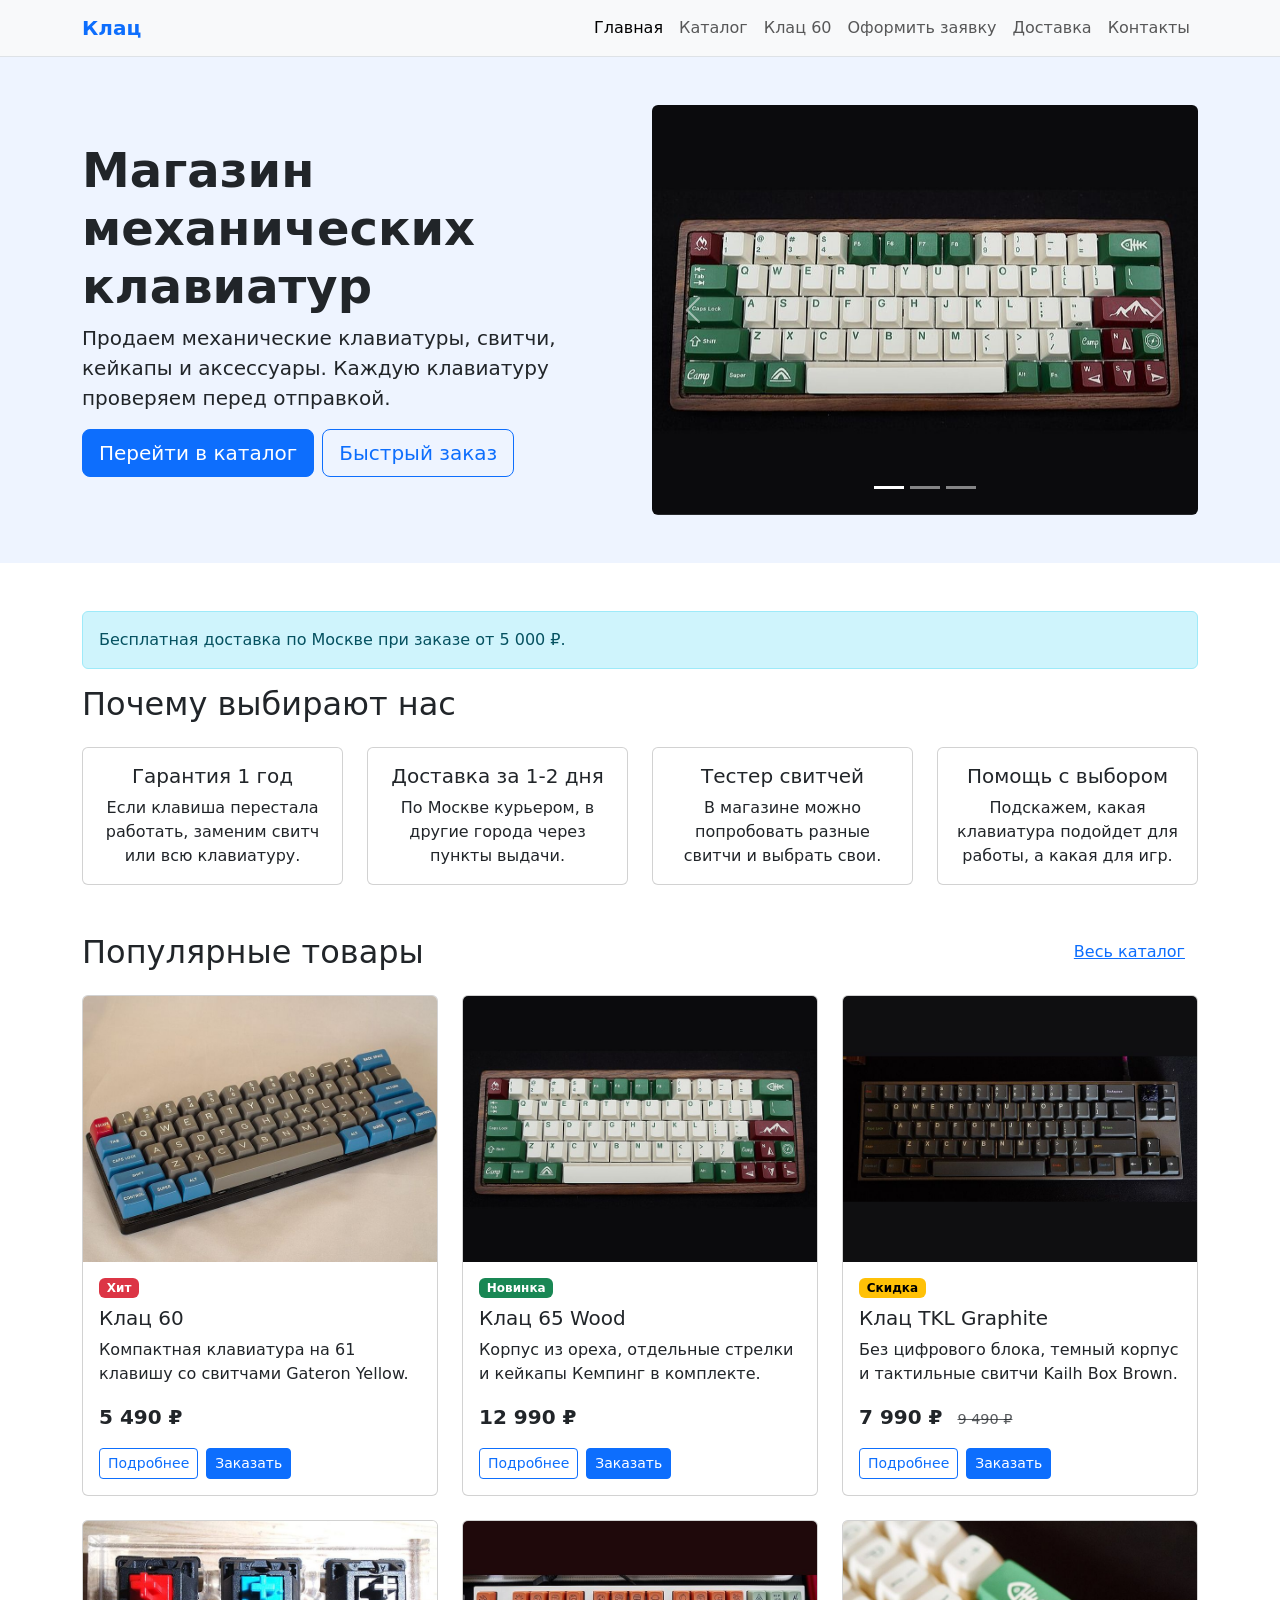
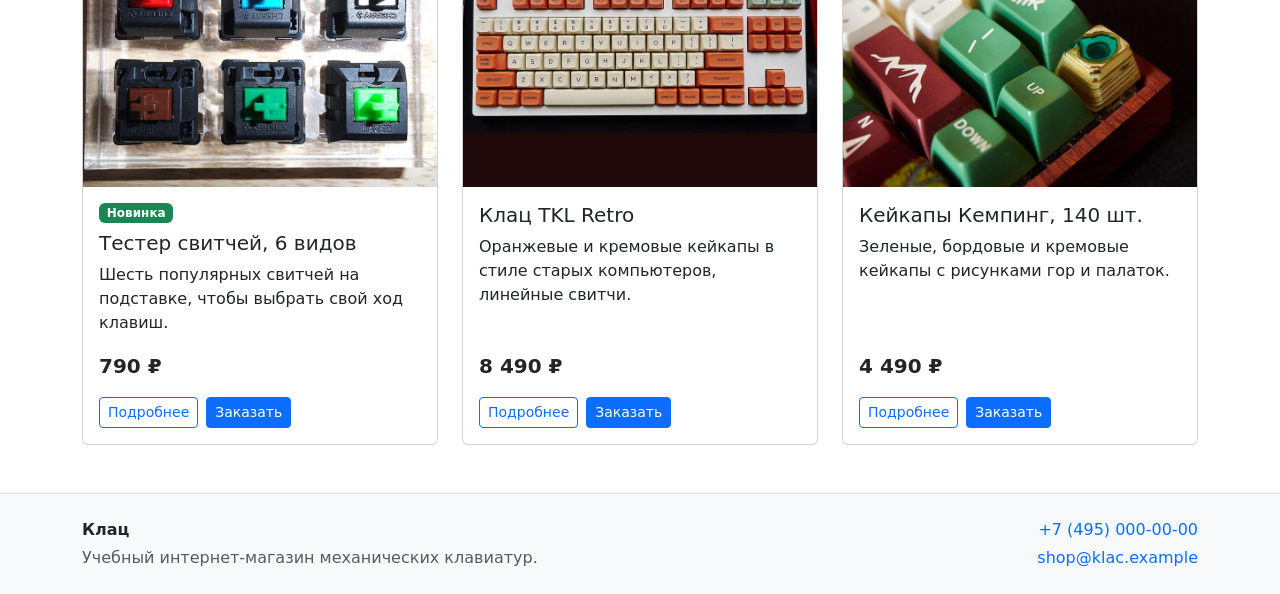
<file: index.html>
<!DOCTYPE html>
<html lang="ru">
<head>
    <meta charset="UTF-8">
    <meta name="viewport" content="width=device-width, initial-scale=1.0">
    <meta name="description" content="Клац - учебный интернет-магазин механических клавиатур на Bootstrap.">
    <title>Клац | Магазин механических клавиатур</title>
    <link rel="stylesheet" href="vendor/bootstrap/css/bootstrap.min.css">
    <link rel="stylesheet" href="css/custom.css">
</head>
<body>
    <nav class="navbar navbar-expand-lg bg-body-tertiary border-bottom">
        <div class="container">
            <a class="navbar-brand" href="index.html">Клац</a>
            <button class="navbar-toggler" type="button" data-bs-toggle="collapse" data-bs-target="#mainNav" aria-controls="mainNav" aria-expanded="false" aria-label="Открыть меню">
                <span class="navbar-toggler-icon"></span>
            </button>
            <div class="collapse navbar-collapse" id="mainNav">
                <ul class="navbar-nav ms-auto">
                    <li class="nav-item"><a class="nav-link active" href="index.html" aria-current="page">Главная</a></li>
                    <li class="nav-item"><a class="nav-link" href="catalog.html">Каталог</a></li>
                    <li class="nav-item"><a class="nav-link" href="product.html">Клац 60</a></li>
                    <li class="nav-item"><a class="nav-link" href="order.html">Оформить заявку</a></li>
                    <li class="nav-item"><a class="nav-link" href="delivery.html">Доставка</a></li>
                    <li class="nav-item"><a class="nav-link" href="contacts.html">Контакты</a></li>
                </ul>
            </div>
        </div>
    </nav>

    <main>
        <section class="hero py-5 mb-5">
            <div class="container">
                <div class="row align-items-center g-4">
                    <div class="col-12 col-lg-6">
                        <h1 class="display-5 fw-bold">Магазин механических клавиатур</h1>
                        <p class="lead">Продаем механические клавиатуры, свитчи, кейкапы и аксессуары. Каждую клавиатуру проверяем перед отправкой.</p>
                        <div class="d-flex flex-wrap gap-2">
                            <a href="catalog.html" class="btn btn-primary btn-lg">Перейти в каталог</a>
                            <button type="button" class="btn btn-outline-primary btn-lg" data-bs-toggle="modal" data-bs-target="#quickOrderModal">Быстрый заказ</button>
                        </div>
                    </div>
                    <div class="col-12 col-lg-6">
                        <div id="heroCarousel" class="carousel slide rounded overflow-hidden" data-bs-ride="carousel">
                            <div class="carousel-indicators">
                                <button type="button" data-bs-target="#heroCarousel" data-bs-slide-to="0" class="active" aria-current="true" aria-label="Слайд 1"></button>
                                <button type="button" data-bs-target="#heroCarousel" data-bs-slide-to="1" aria-label="Слайд 2"></button>
                                <button type="button" data-bs-target="#heroCarousel" data-bs-slide-to="2" aria-label="Слайд 3"></button>
                            </div>
                            <div class="carousel-inner">
                                <div class="carousel-item active">
                                    <img src="images/klac-65-wood.jpg" class="d-block w-100" alt="Клавиатура Клац 65 Wood" width="800" height="600">
                                </div>
                                <div class="carousel-item">
                                    <img src="images/klac-tkl-retro.jpg" class="d-block w-100" alt="Клавиатура Клац TKL Retro" width="800" height="600">
                                </div>
                                <div class="carousel-item">
                                    <img src="images/keycaps-camp.jpg" class="d-block w-100" alt="Кейкапы Кемпинг" width="800" height="600">
                                </div>
                            </div>
                            <button class="carousel-control-prev" type="button" data-bs-target="#heroCarousel" data-bs-slide="prev">
                                <span class="carousel-control-prev-icon" aria-hidden="true"></span>
                                <span class="visually-hidden">Предыдущий</span>
                            </button>
                            <button class="carousel-control-next" type="button" data-bs-target="#heroCarousel" data-bs-slide="next">
                                <span class="carousel-control-next-icon" aria-hidden="true"></span>
                                <span class="visually-hidden">Следующий</span>
                            </button>
                        </div>
                    </div>
                </div>
            </div>
        </section>

        <div class="container">
            <div class="alert alert-info" role="alert">
                Бесплатная доставка по Москве при заказе от 5 000 ₽.
            </div>

            <section class="mb-5" id="advantages">
                <h2 class="mb-4">Почему выбирают нас</h2>
                <div class="row g-4">
                    <div class="col-12 col-md-6 col-lg-3">
                        <div class="card h-100 text-center">
                            <div class="card-body">
                                <h3 class="h5 card-title">Гарантия 1 год</h3>
                                <p class="card-text">Если клавиша перестала работать, заменим свитч или всю клавиатуру.</p>
                            </div>
                        </div>
                    </div>
                    <div class="col-12 col-md-6 col-lg-3">
                        <div class="card h-100 text-center">
                            <div class="card-body">
                                <h3 class="h5 card-title">Доставка за 1-2 дня</h3>
                                <p class="card-text">По Москве курьером, в другие города через пункты выдачи.</p>
                            </div>
                        </div>
                    </div>
                    <div class="col-12 col-md-6 col-lg-3">
                        <div class="card h-100 text-center">
                            <div class="card-body">
                                <h3 class="h5 card-title">Тестер свитчей</h3>
                                <p class="card-text">В магазине можно попробовать разные свитчи и выбрать свои.</p>
                            </div>
                        </div>
                    </div>
                    <div class="col-12 col-md-6 col-lg-3">
                        <div class="card h-100 text-center">
                            <div class="card-body">
                                <h3 class="h5 card-title">Помощь с выбором</h3>
                                <p class="card-text">Подскажем, какая клавиатура подойдет для работы, а какая для игр.</p>
                            </div>
                        </div>
                    </div>
                </div>
            </section>

            <section id="popular" class="my-5">
                <div class="d-flex justify-content-between align-items-center mb-4">
                    <h2 class="mb-0">Популярные товары</h2>
                    <a href="catalog.html" class="btn btn-link">Весь каталог</a>
                </div>
                <div class="row g-4">
                <div class="col-12 col-md-6 col-lg-4">
                    <div class="card h-100 product-card">
                        <img src="images/klac-60.jpg" class="card-img-top" alt="Клац 60" width="800" height="600" loading="lazy">
                        <div class="card-body d-flex flex-column">
                            <span class="badge text-bg-danger align-self-start mb-2">Хит</span>
                            <h3 class="h5 card-title">Клац 60</h3>
                            <p class="card-text">Компактная клавиатура на 61 клавишу со свитчами Gateron Yellow.</p>
                            <p class="price mt-auto mb-3">5 490 ₽</p>
                            <div class="d-flex gap-2">
                                <a href="product.html" class="btn btn-outline-primary btn-sm">Подробнее</a>
                                <a href="order.html?product=klac-60" class="btn btn-primary btn-sm">Заказать</a>
                            </div>
                        </div>
                    </div>
                </div>
                <div class="col-12 col-md-6 col-lg-4">
                    <div class="card h-100 product-card">
                        <img src="images/klac-65-wood.jpg" class="card-img-top" alt="Клац 65 Wood" width="800" height="600" loading="lazy">
                        <div class="card-body d-flex flex-column">
                            <span class="badge text-bg-success align-self-start mb-2">Новинка</span>
                            <h3 class="h5 card-title">Клац 65 Wood</h3>
                            <p class="card-text">Корпус из ореха, отдельные стрелки и кейкапы Кемпинг в комплекте.</p>
                            <p class="price mt-auto mb-3">12 990 ₽</p>
                            <div class="d-flex gap-2">
                                <a href="product.html" class="btn btn-outline-primary btn-sm">Подробнее</a>
                                <a href="order.html?product=klac-65-wood" class="btn btn-primary btn-sm">Заказать</a>
                            </div>
                        </div>
                    </div>
                </div>
                <div class="col-12 col-md-6 col-lg-4">
                    <div class="card h-100 product-card">
                        <img src="images/klac-tkl-graphite.jpg" class="card-img-top" alt="Клац TKL Graphite" width="800" height="600" loading="lazy">
                        <div class="card-body d-flex flex-column">
                            <span class="badge text-bg-warning align-self-start mb-2">Скидка</span>
                            <h3 class="h5 card-title">Клац TKL Graphite</h3>
                            <p class="card-text">Без цифрового блока, темный корпус и тактильные свитчи Kailh Box Brown.</p>
                            <p class="price mt-auto mb-3">7 990 ₽ <span class="old-price">9 490 ₽</span></p>
                            <div class="d-flex gap-2">
                                <a href="product.html" class="btn btn-outline-primary btn-sm">Подробнее</a>
                                <a href="order.html?product=klac-tkl-graphite" class="btn btn-primary btn-sm">Заказать</a>
                            </div>
                        </div>
                    </div>
                </div>
                <div class="col-12 col-md-6 col-lg-4">
                    <div class="card h-100 product-card">
                        <img src="images/switch-tester.jpg" class="card-img-top" alt="Тестер свитчей, 6 видов" width="800" height="600" loading="lazy">
                        <div class="card-body d-flex flex-column">
                            <span class="badge text-bg-success align-self-start mb-2">Новинка</span>
                            <h3 class="h5 card-title">Тестер свитчей, 6 видов</h3>
                            <p class="card-text">Шесть популярных свитчей на подставке, чтобы выбрать свой ход клавиш.</p>
                            <p class="price mt-auto mb-3">790 ₽</p>
                            <div class="d-flex gap-2">
                                <a href="product.html" class="btn btn-outline-primary btn-sm">Подробнее</a>
                                <a href="order.html?product=switch-tester" class="btn btn-primary btn-sm">Заказать</a>
                            </div>
                        </div>
                    </div>
                </div>
                <div class="col-12 col-md-6 col-lg-4">
                    <div class="card h-100 product-card">
                        <img src="images/klac-tkl-retro.jpg" class="card-img-top" alt="Клац TKL Retro" width="800" height="600" loading="lazy">
                        <div class="card-body d-flex flex-column">
                            <h3 class="h5 card-title">Клац TKL Retro</h3>
                            <p class="card-text">Оранжевые и кремовые кейкапы в стиле старых компьютеров, линейные свитчи.</p>
                            <p class="price mt-auto mb-3">8 490 ₽</p>
                            <div class="d-flex gap-2">
                                <a href="product.html" class="btn btn-outline-primary btn-sm">Подробнее</a>
                                <a href="order.html?product=klac-tkl-retro" class="btn btn-primary btn-sm">Заказать</a>
                            </div>
                        </div>
                    </div>
                </div>
                <div class="col-12 col-md-6 col-lg-4">
                    <div class="card h-100 product-card">
                        <img src="images/keycaps-camp.jpg" class="card-img-top" alt="Кейкапы Кемпинг, 140 шт." width="800" height="600" loading="lazy">
                        <div class="card-body d-flex flex-column">
                            <h3 class="h5 card-title">Кейкапы Кемпинг, 140 шт.</h3>
                            <p class="card-text">Зеленые, бордовые и кремовые кейкапы с рисунками гор и палаток.</p>
                            <p class="price mt-auto mb-3">4 490 ₽</p>
                            <div class="d-flex gap-2">
                                <a href="product.html" class="btn btn-outline-primary btn-sm">Подробнее</a>
                                <a href="order.html?product=keycaps-camp" class="btn btn-primary btn-sm">Заказать</a>
                            </div>
                        </div>
                    </div>
                </div>
                </div>
            </section>
        </div>
    </main>

    <footer class="site-footer border-top py-4 mt-5">
        <div class="container">
            <div class="row g-3">
                <div class="col-12 col-md-6">
                    <p class="fw-bold mb-1">Клац</p>
                    <p class="text-body-secondary mb-0">Учебный интернет-магазин механических клавиатур.</p>
                </div>
                <div class="col-12 col-md-6 text-md-end">
                    <p class="mb-1"><a href="tel:+74950000000">+7 (495) 000-00-00</a></p>
                    <p class="mb-0"><a href="mailto:shop@klac.example">shop@klac.example</a></p>
                </div>
            </div>
        </div>
    </footer>

    <div class="modal fade" id="quickOrderModal" tabindex="-1" aria-labelledby="quickOrderTitle" aria-hidden="true">
        <div class="modal-dialog">
            <div class="modal-content">
                <form class="order-form" novalidate>
                    <div class="modal-header">
                        <h2 class="modal-title h5" id="quickOrderTitle">Быстрый заказ</h2>
                        <button type="button" class="btn-close" data-bs-dismiss="modal" aria-label="Закрыть"></button>
                    </div>
                    <div class="modal-body">
                        <p>Оставьте имя и телефон, менеджер перезвонит и поможет с выбором.</p>
                        <div class="mb-3">
                            <label for="quickName" class="form-label">Имя</label>
                            <input type="text" class="form-control" id="quickName" name="name" required>
                            <div class="invalid-feedback">Введите имя.</div>
                        </div>
                        <div class="mb-3">
                            <label for="quickPhone" class="form-label">Телефон</label>
                            <div class="input-group has-validation">
                                <span class="input-group-text">+7</span>
                                <input type="tel" class="form-control" id="quickPhone" name="phone" placeholder="900 000-00-00" required>
                                <div class="invalid-feedback">Введите телефон.</div>
                            </div>
                        </div>
                        <div class="form-check">
                            <input class="form-check-input" type="checkbox" id="quickAgree" name="agree" required>
                            <label class="form-check-label" for="quickAgree">Согласен на обработку персональных данных</label>
                        </div>
                    </div>
                    <div class="modal-footer">
                        <button type="button" class="btn btn-outline-secondary" data-bs-dismiss="modal">Отмена</button>
                        <button type="submit" class="btn btn-primary">Отправить</button>
                    </div>
                </form>
            </div>
        </div>
    </div>

    <div class="toast-container position-fixed bottom-0 end-0 p-3">
        <div class="toast" id="sentToast" role="status" aria-live="polite" aria-atomic="true">
            <div class="toast-header">
                <strong class="me-auto">Клац</strong>
                <button type="button" class="btn-close" data-bs-dismiss="toast" aria-label="Закрыть"></button>
            </div>
            <div class="toast-body">Заявка отправлена. Менеджер перезвонит в течение часа.</div>
        </div>
    </div>

    <script src="vendor/bootstrap/js/bootstrap.bundle.min.js"></script>
    <script src="js/main.js"></script>
</body>
</html>
</file>
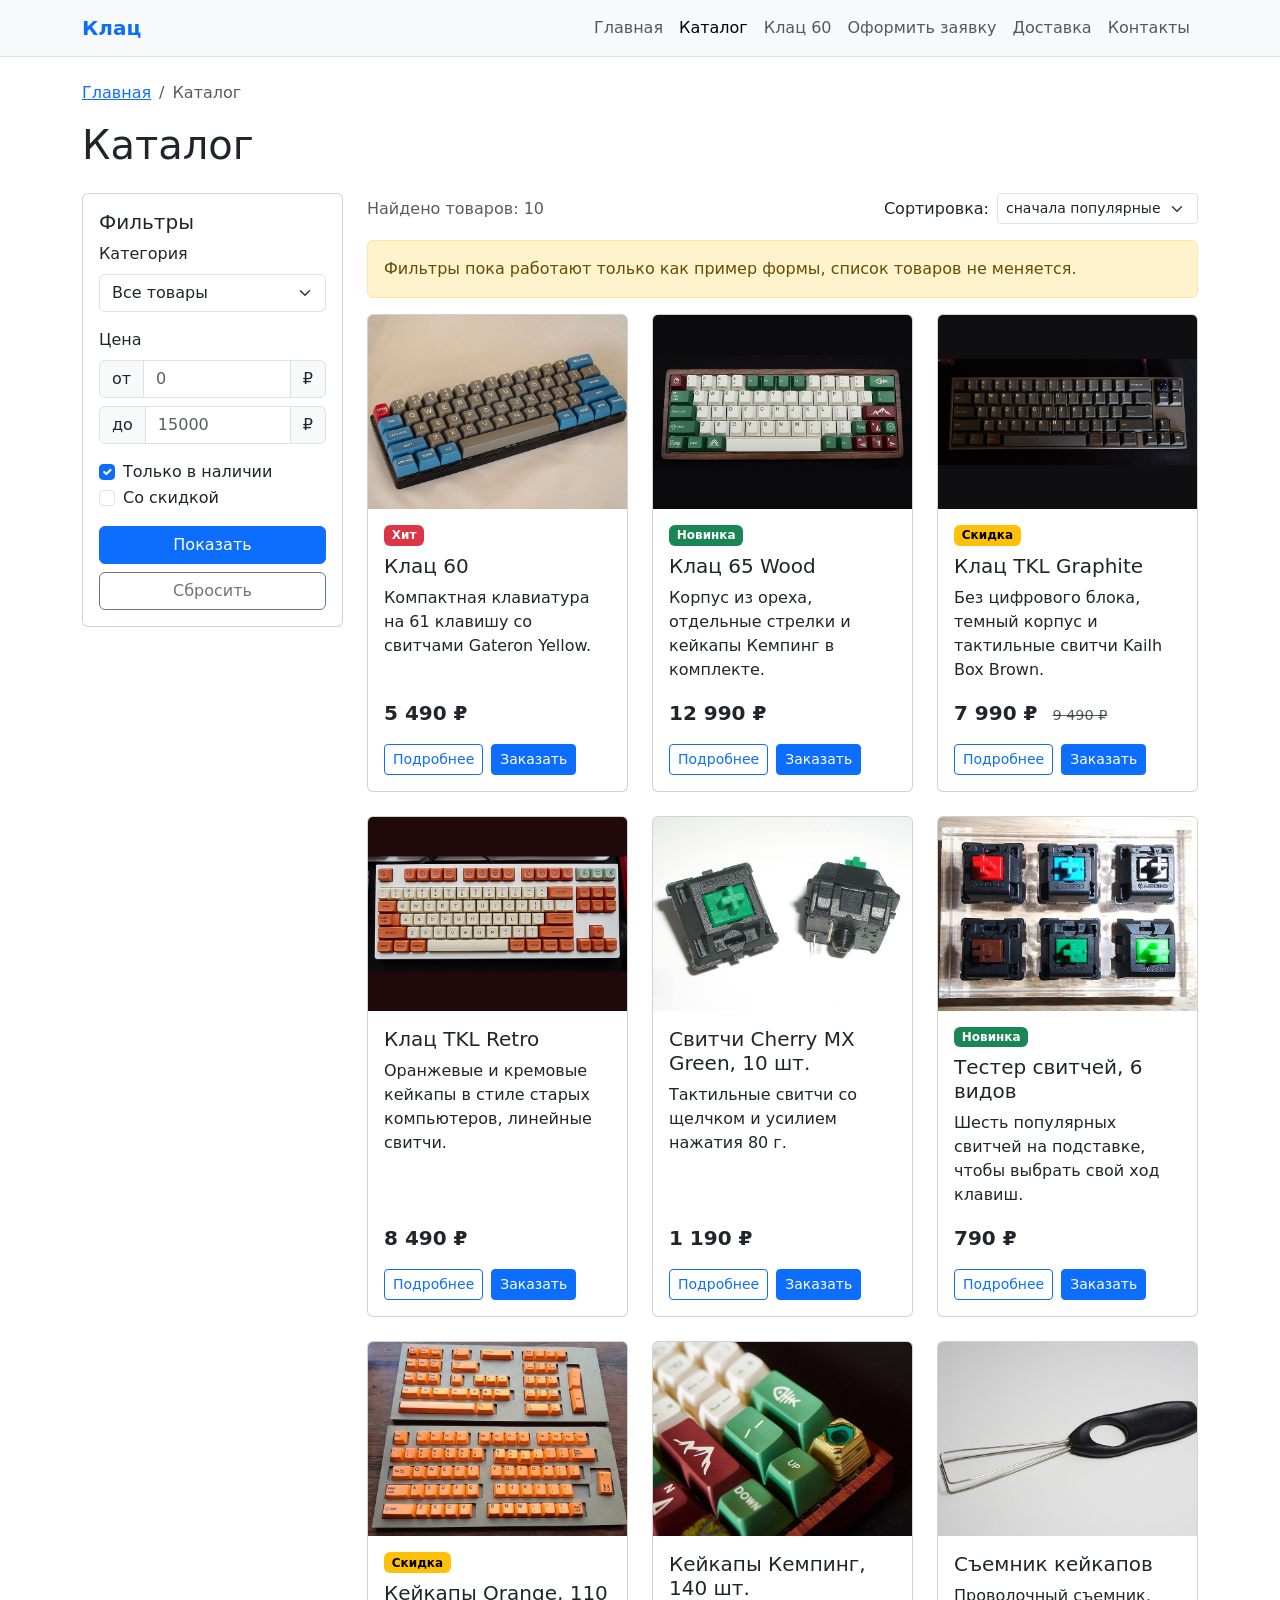
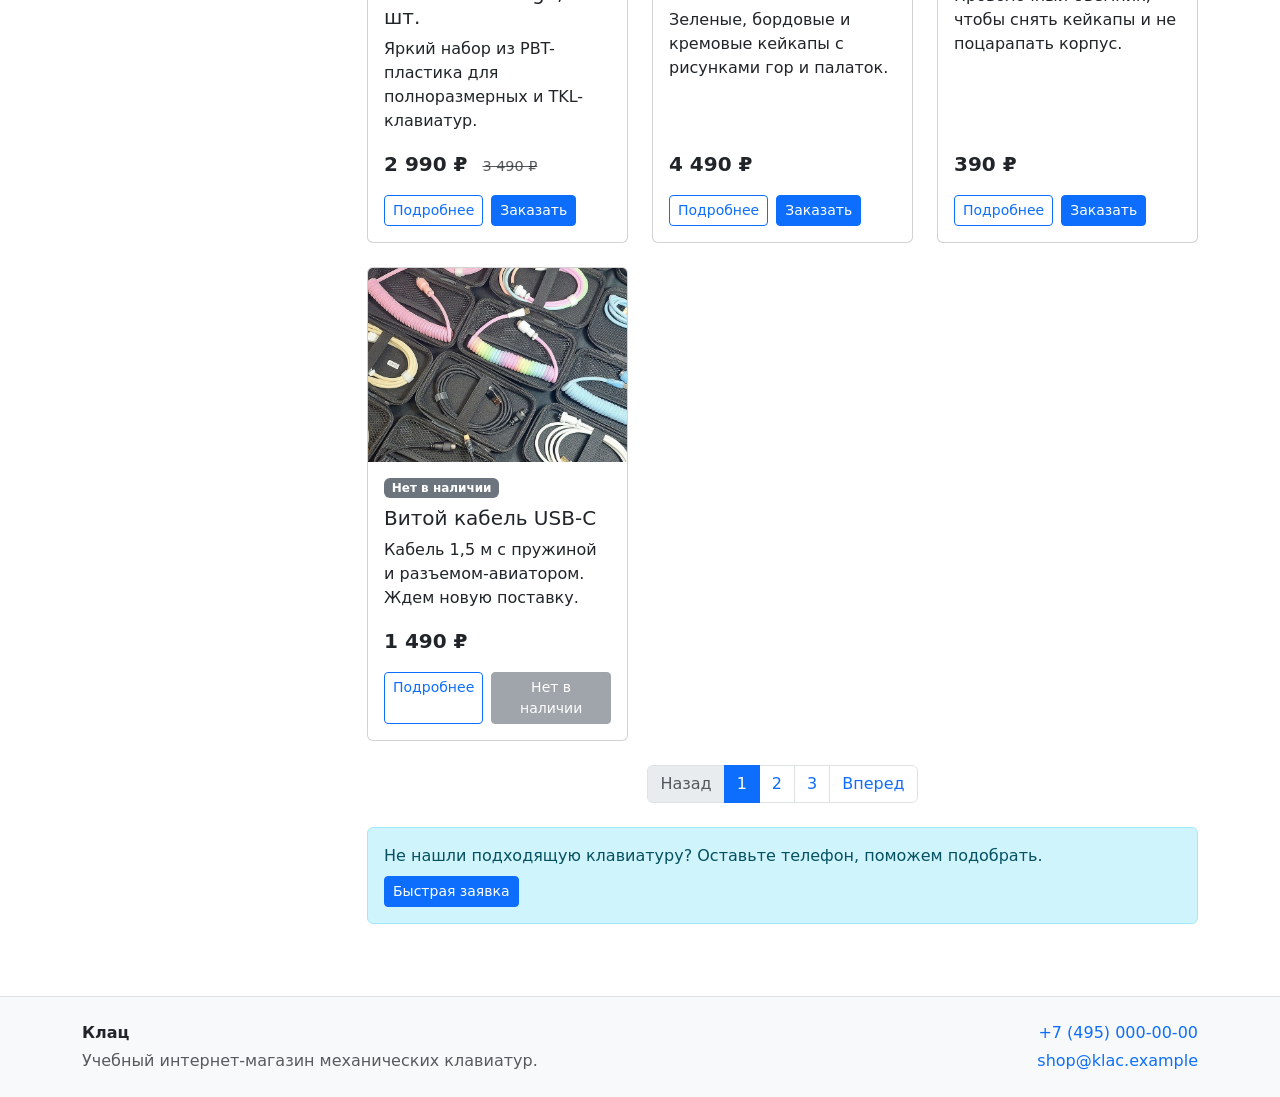
<file: catalog.html>
<!DOCTYPE html>
<html lang="ru">
<head>
    <meta charset="UTF-8">
    <meta name="viewport" content="width=device-width, initial-scale=1.0">
    <meta name="description" content="Каталог механических клавиатур, свитчей, кейкапов и аксессуаров.">
    <title>Каталог | Клац</title>
    <link rel="stylesheet" href="vendor/bootstrap/css/bootstrap.min.css">
    <link rel="stylesheet" href="css/custom.css">
</head>
<body>
    <nav class="navbar navbar-expand-lg bg-body-tertiary border-bottom">
        <div class="container">
            <a class="navbar-brand" href="index.html">Клац</a>
            <button class="navbar-toggler" type="button" data-bs-toggle="collapse" data-bs-target="#mainNav" aria-controls="mainNav" aria-expanded="false" aria-label="Открыть меню">
                <span class="navbar-toggler-icon"></span>
            </button>
            <div class="collapse navbar-collapse" id="mainNav">
                <ul class="navbar-nav ms-auto">
                    <li class="nav-item"><a class="nav-link" href="index.html">Главная</a></li>
                    <li class="nav-item"><a class="nav-link active" href="catalog.html" aria-current="page">Каталог</a></li>
                    <li class="nav-item"><a class="nav-link" href="product.html">Клац 60</a></li>
                    <li class="nav-item"><a class="nav-link" href="order.html">Оформить заявку</a></li>
                    <li class="nav-item"><a class="nav-link" href="delivery.html">Доставка</a></li>
                    <li class="nav-item"><a class="nav-link" href="contacts.html">Контакты</a></li>
                </ul>
            </div>
        </div>
    </nav>

    <main class="container py-4">
        <nav aria-label="breadcrumb">
            <ol class="breadcrumb">
                <li class="breadcrumb-item"><a href="index.html">Главная</a></li>
                <li class="breadcrumb-item active" aria-current="page">Каталог</li>
            </ol>
        </nav>

        <h1 class="mb-4">Каталог</h1>

        <div class="row g-4">
            <aside class="col-12 col-lg-3">
                <div class="card filters">
                    <div class="card-body">
                        <h2 class="h5 card-title">Фильтры</h2>
                        <form>
                            <div class="mb-3">
                                <label for="filterCategory" class="form-label">Категория</label>
                                <select class="form-select" id="filterCategory" name="category">
                                    <option value="all" selected>Все товары</option>
                                    <option value="keyboards">Клавиатуры</option>
                                    <option value="switches">Свитчи</option>
                                    <option value="keycaps">Кейкапы</option>
                                    <option value="accessories">Аксессуары</option>
                                </select>
                            </div>
                            <div class="mb-3">
                                <p class="form-label mb-2">Цена</p>
                                <div class="input-group mb-2">
                                    <span class="input-group-text">от</span>
                                    <input type="number" class="form-control" name="price_from" min="0" placeholder="0" aria-label="Цена от">
                                    <span class="input-group-text">₽</span>
                                </div>
                                <div class="input-group">
                                    <span class="input-group-text">до</span>
                                    <input type="number" class="form-control" name="price_to" min="0" placeholder="15000" aria-label="Цена до">
                                    <span class="input-group-text">₽</span>
                                </div>
                            </div>
                            <div class="mb-3">
                                <div class="form-check">
                                    <input class="form-check-input" type="checkbox" id="filterStock" name="in_stock" checked>
                                    <label class="form-check-label" for="filterStock">Только в наличии</label>
                                </div>
                                <div class="form-check">
                                    <input class="form-check-input" type="checkbox" id="filterSale" name="sale">
                                    <label class="form-check-label" for="filterSale">Со скидкой</label>
                                </div>
                            </div>
                            <div class="d-grid gap-2">
                                <button type="submit" class="btn btn-primary">Показать</button>
                                <button type="reset" class="btn btn-outline-secondary">Сбросить</button>
                            </div>
                        </form>
                    </div>
                </div>
            </aside>

            <section class="col-12 col-lg-9">
                <div class="d-flex flex-wrap justify-content-between align-items-center gap-2 mb-3">
                    <p class="mb-0 text-body-secondary">Найдено товаров: 10</p>
                    <div class="d-flex align-items-center gap-2">
                        <label for="sort" class="text-nowrap">Сортировка:</label>
                        <select class="form-select form-select-sm" id="sort" name="sort">
                            <option value="popular" selected>сначала популярные</option>
                            <option value="cheap">сначала дешевые</option>
                            <option value="expensive">сначала дорогие</option>
                        </select>
                    </div>
                </div>

                <div class="alert alert-warning" role="alert">
                    Фильтры пока работают только как пример формы, список товаров не меняется.
                </div>

                <div class="row g-4">
                <div class="col-12 col-sm-6 col-xl-4">
                    <div class="card h-100 product-card">
                        <img src="images/klac-60.jpg" class="card-img-top" alt="Клац 60" width="800" height="600" loading="lazy">
                        <div class="card-body d-flex flex-column">
                            <span class="badge text-bg-danger align-self-start mb-2">Хит</span>
                            <h3 class="h5 card-title">Клац 60</h3>
                            <p class="card-text">Компактная клавиатура на 61 клавишу со свитчами Gateron Yellow.</p>
                            <p class="price mt-auto mb-3">5 490 ₽</p>
                            <div class="d-flex gap-2">
                                <a href="product.html" class="btn btn-outline-primary btn-sm">Подробнее</a>
                                <a href="order.html?product=klac-60" class="btn btn-primary btn-sm">Заказать</a>
                            </div>
                        </div>
                    </div>
                </div>
                <div class="col-12 col-sm-6 col-xl-4">
                    <div class="card h-100 product-card">
                        <img src="images/klac-65-wood.jpg" class="card-img-top" alt="Клац 65 Wood" width="800" height="600" loading="lazy">
                        <div class="card-body d-flex flex-column">
                            <span class="badge text-bg-success align-self-start mb-2">Новинка</span>
                            <h3 class="h5 card-title">Клац 65 Wood</h3>
                            <p class="card-text">Корпус из ореха, отдельные стрелки и кейкапы Кемпинг в комплекте.</p>
                            <p class="price mt-auto mb-3">12 990 ₽</p>
                            <div class="d-flex gap-2">
                                <a href="product.html" class="btn btn-outline-primary btn-sm">Подробнее</a>
                                <a href="order.html?product=klac-65-wood" class="btn btn-primary btn-sm">Заказать</a>
                            </div>
                        </div>
                    </div>
                </div>
                <div class="col-12 col-sm-6 col-xl-4">
                    <div class="card h-100 product-card">
                        <img src="images/klac-tkl-graphite.jpg" class="card-img-top" alt="Клац TKL Graphite" width="800" height="600" loading="lazy">
                        <div class="card-body d-flex flex-column">
                            <span class="badge text-bg-warning align-self-start mb-2">Скидка</span>
                            <h3 class="h5 card-title">Клац TKL Graphite</h3>
                            <p class="card-text">Без цифрового блока, темный корпус и тактильные свитчи Kailh Box Brown.</p>
                            <p class="price mt-auto mb-3">7 990 ₽ <span class="old-price">9 490 ₽</span></p>
                            <div class="d-flex gap-2">
                                <a href="product.html" class="btn btn-outline-primary btn-sm">Подробнее</a>
                                <a href="order.html?product=klac-tkl-graphite" class="btn btn-primary btn-sm">Заказать</a>
                            </div>
                        </div>
                    </div>
                </div>
                <div class="col-12 col-sm-6 col-xl-4">
                    <div class="card h-100 product-card">
                        <img src="images/klac-tkl-retro.jpg" class="card-img-top" alt="Клац TKL Retro" width="800" height="600" loading="lazy">
                        <div class="card-body d-flex flex-column">
                            <h3 class="h5 card-title">Клац TKL Retro</h3>
                            <p class="card-text">Оранжевые и кремовые кейкапы в стиле старых компьютеров, линейные свитчи.</p>
                            <p class="price mt-auto mb-3">8 490 ₽</p>
                            <div class="d-flex gap-2">
                                <a href="product.html" class="btn btn-outline-primary btn-sm">Подробнее</a>
                                <a href="order.html?product=klac-tkl-retro" class="btn btn-primary btn-sm">Заказать</a>
                            </div>
                        </div>
                    </div>
                </div>
                <div class="col-12 col-sm-6 col-xl-4">
                    <div class="card h-100 product-card">
                        <img src="images/switches-mx-green.jpg" class="card-img-top" alt="Свитчи Cherry MX Green, 10 шт." width="800" height="600" loading="lazy">
                        <div class="card-body d-flex flex-column">
                            <h3 class="h5 card-title">Свитчи Cherry MX Green, 10 шт.</h3>
                            <p class="card-text">Тактильные свитчи со щелчком и усилием нажатия 80 г.</p>
                            <p class="price mt-auto mb-3">1 190 ₽</p>
                            <div class="d-flex gap-2">
                                <a href="product.html" class="btn btn-outline-primary btn-sm">Подробнее</a>
                                <a href="order.html?product=switches-mx-green" class="btn btn-primary btn-sm">Заказать</a>
                            </div>
                        </div>
                    </div>
                </div>
                <div class="col-12 col-sm-6 col-xl-4">
                    <div class="card h-100 product-card">
                        <img src="images/switch-tester.jpg" class="card-img-top" alt="Тестер свитчей, 6 видов" width="800" height="600" loading="lazy">
                        <div class="card-body d-flex flex-column">
                            <span class="badge text-bg-success align-self-start mb-2">Новинка</span>
                            <h3 class="h5 card-title">Тестер свитчей, 6 видов</h3>
                            <p class="card-text">Шесть популярных свитчей на подставке, чтобы выбрать свой ход клавиш.</p>
                            <p class="price mt-auto mb-3">790 ₽</p>
                            <div class="d-flex gap-2">
                                <a href="product.html" class="btn btn-outline-primary btn-sm">Подробнее</a>
                                <a href="order.html?product=switch-tester" class="btn btn-primary btn-sm">Заказать</a>
                            </div>
                        </div>
                    </div>
                </div>
                <div class="col-12 col-sm-6 col-xl-4">
                    <div class="card h-100 product-card">
                        <img src="images/keycaps-orange.jpg" class="card-img-top" alt="Кейкапы Orange, 110 шт." width="800" height="600" loading="lazy">
                        <div class="card-body d-flex flex-column">
                            <span class="badge text-bg-warning align-self-start mb-2">Скидка</span>
                            <h3 class="h5 card-title">Кейкапы Orange, 110 шт.</h3>
                            <p class="card-text">Яркий набор из PBT-пластика для полноразмерных и TKL-клавиатур.</p>
                            <p class="price mt-auto mb-3">2 990 ₽ <span class="old-price">3 490 ₽</span></p>
                            <div class="d-flex gap-2">
                                <a href="product.html" class="btn btn-outline-primary btn-sm">Подробнее</a>
                                <a href="order.html?product=keycaps-orange" class="btn btn-primary btn-sm">Заказать</a>
                            </div>
                        </div>
                    </div>
                </div>
                <div class="col-12 col-sm-6 col-xl-4">
                    <div class="card h-100 product-card">
                        <img src="images/keycaps-camp.jpg" class="card-img-top" alt="Кейкапы Кемпинг, 140 шт." width="800" height="600" loading="lazy">
                        <div class="card-body d-flex flex-column">
                            <h3 class="h5 card-title">Кейкапы Кемпинг, 140 шт.</h3>
                            <p class="card-text">Зеленые, бордовые и кремовые кейкапы с рисунками гор и палаток.</p>
                            <p class="price mt-auto mb-3">4 490 ₽</p>
                            <div class="d-flex gap-2">
                                <a href="product.html" class="btn btn-outline-primary btn-sm">Подробнее</a>
                                <a href="order.html?product=keycaps-camp" class="btn btn-primary btn-sm">Заказать</a>
                            </div>
                        </div>
                    </div>
                </div>
                <div class="col-12 col-sm-6 col-xl-4">
                    <div class="card h-100 product-card">
                        <img src="images/keycap-puller.jpg" class="card-img-top" alt="Съемник кейкапов" width="800" height="600" loading="lazy">
                        <div class="card-body d-flex flex-column">
                            <h3 class="h5 card-title">Съемник кейкапов</h3>
                            <p class="card-text">Проволочный съемник, чтобы снять кейкапы и не поцарапать корпус.</p>
                            <p class="price mt-auto mb-3">390 ₽</p>
                            <div class="d-flex gap-2">
                                <a href="product.html" class="btn btn-outline-primary btn-sm">Подробнее</a>
                                <a href="order.html?product=keycap-puller" class="btn btn-primary btn-sm">Заказать</a>
                            </div>
                        </div>
                    </div>
                </div>
                <div class="col-12 col-sm-6 col-xl-4">
                    <div class="card h-100 product-card">
                        <img src="images/cable-coiled.jpg" class="card-img-top" alt="Витой кабель USB-C" width="800" height="600" loading="lazy">
                        <div class="card-body d-flex flex-column">
                            <span class="badge text-bg-secondary align-self-start mb-2">Нет в наличии</span>
                            <h3 class="h5 card-title">Витой кабель USB-C</h3>
                            <p class="card-text">Кабель 1,5 м с пружиной и разъемом-авиатором. Ждем новую поставку.</p>
                            <p class="price mt-auto mb-3">1 490 ₽</p>
                            <div class="d-flex gap-2">
                                <a href="product.html" class="btn btn-outline-primary btn-sm">Подробнее</a>
                                <button type="button" class="btn btn-secondary btn-sm" disabled>Нет в наличии</button>
                            </div>
                        </div>
                    </div>
                </div>
                </div>

                <nav class="mt-4" aria-label="Страницы каталога">
                    <ul class="pagination justify-content-center">
                        <li class="page-item disabled"><span class="page-link">Назад</span></li>
                        <li class="page-item active" aria-current="page"><span class="page-link">1</span></li>
                        <li class="page-item"><a class="page-link" href="catalog.html">2</a></li>
                        <li class="page-item"><a class="page-link" href="catalog.html">3</a></li>
                        <li class="page-item"><a class="page-link" href="catalog.html">Вперед</a></li>
                    </ul>
                </nav>
                <div class="alert alert-info d-flex flex-wrap align-items-center justify-content-between gap-2 mt-4 mb-0" role="alert">
                    <span>Не нашли подходящую клавиатуру? Оставьте телефон, поможем подобрать.</span>
                    <button type="button" class="btn btn-primary btn-sm" data-bs-toggle="modal" data-bs-target="#quickOrderModal">Быстрая заявка</button>
                </div>
            </section>
        </div>
    </main>

    <footer class="site-footer border-top py-4 mt-5">
        <div class="container">
            <div class="row g-3">
                <div class="col-12 col-md-6">
                    <p class="fw-bold mb-1">Клац</p>
                    <p class="text-body-secondary mb-0">Учебный интернет-магазин механических клавиатур.</p>
                </div>
                <div class="col-12 col-md-6 text-md-end">
                    <p class="mb-1"><a href="tel:+74950000000">+7 (495) 000-00-00</a></p>
                    <p class="mb-0"><a href="mailto:shop@klac.example">shop@klac.example</a></p>
                </div>
            </div>
        </div>
    </footer>

    <div class="modal fade" id="quickOrderModal" tabindex="-1" aria-labelledby="quickOrderTitle" aria-hidden="true">
        <div class="modal-dialog">
            <div class="modal-content">
                <form class="order-form" novalidate>
                    <div class="modal-header">
                        <h2 class="modal-title h5" id="quickOrderTitle">Быстрый заказ</h2>
                        <button type="button" class="btn-close" data-bs-dismiss="modal" aria-label="Закрыть"></button>
                    </div>
                    <div class="modal-body">
                        <p>Оставьте имя и телефон, менеджер перезвонит и поможет с выбором.</p>
                        <div class="mb-3">
                            <label for="quickName" class="form-label">Имя</label>
                            <input type="text" class="form-control" id="quickName" name="name" required>
                            <div class="invalid-feedback">Введите имя.</div>
                        </div>
                        <div class="mb-3">
                            <label for="quickPhone" class="form-label">Телефон</label>
                            <div class="input-group has-validation">
                                <span class="input-group-text">+7</span>
                                <input type="tel" class="form-control" id="quickPhone" name="phone" placeholder="900 000-00-00" required>
                                <div class="invalid-feedback">Введите телефон.</div>
                            </div>
                        </div>
                        <div class="form-check">
                            <input class="form-check-input" type="checkbox" id="quickAgree" name="agree" required>
                            <label class="form-check-label" for="quickAgree">Согласен на обработку персональных данных</label>
                        </div>
                    </div>
                    <div class="modal-footer">
                        <button type="button" class="btn btn-outline-secondary" data-bs-dismiss="modal">Отмена</button>
                        <button type="submit" class="btn btn-primary">Отправить</button>
                    </div>
                </form>
            </div>
        </div>
    </div>

    <div class="toast-container position-fixed bottom-0 end-0 p-3">
        <div class="toast" id="sentToast" role="status" aria-live="polite" aria-atomic="true">
            <div class="toast-header">
                <strong class="me-auto">Клац</strong>
                <button type="button" class="btn-close" data-bs-dismiss="toast" aria-label="Закрыть"></button>
            </div>
            <div class="toast-body">Заявка отправлена. Менеджер перезвонит в течение часа.</div>
        </div>
    </div>

    <script src="vendor/bootstrap/js/bootstrap.bundle.min.js"></script>
    <script src="js/main.js"></script>
</body>
</html>
</file>
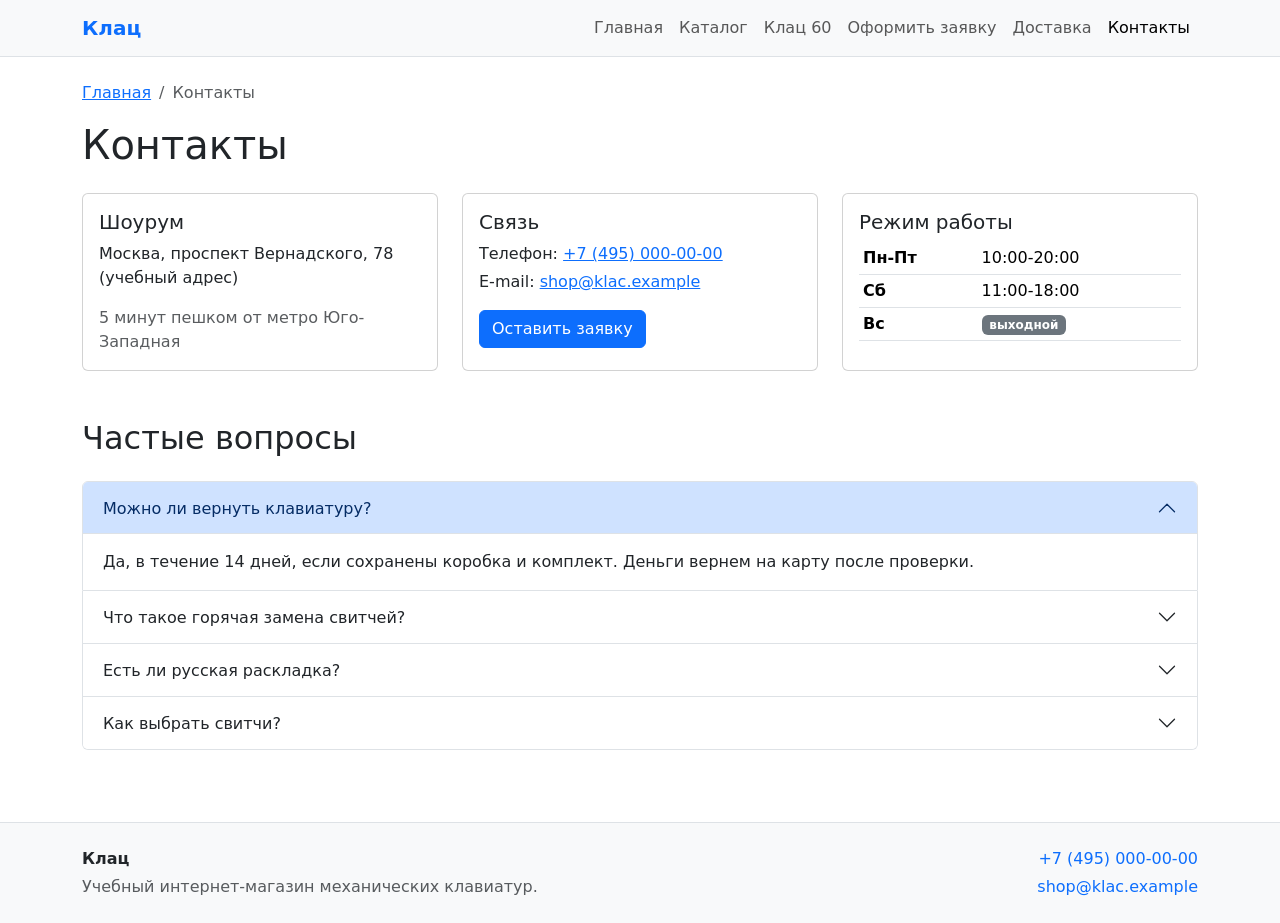
<file: contacts.html>
<!DOCTYPE html>
<html lang="ru">
<head>
    <meta charset="UTF-8">
    <meta name="viewport" content="width=device-width, initial-scale=1.0">
    <meta name="description" content="Адрес шоурума, телефон и частые вопросы магазина Клац.">
    <title>Контакты | Клац</title>
    <link rel="stylesheet" href="vendor/bootstrap/css/bootstrap.min.css">
    <link rel="stylesheet" href="css/custom.css">
</head>
<body>
    <nav class="navbar navbar-expand-lg bg-body-tertiary border-bottom">
        <div class="container">
            <a class="navbar-brand" href="index.html">Клац</a>
            <button class="navbar-toggler" type="button" data-bs-toggle="collapse" data-bs-target="#mainNav" aria-controls="mainNav" aria-expanded="false" aria-label="Открыть меню">
                <span class="navbar-toggler-icon"></span>
            </button>
            <div class="collapse navbar-collapse" id="mainNav">
                <ul class="navbar-nav ms-auto">
                    <li class="nav-item"><a class="nav-link" href="index.html">Главная</a></li>
                    <li class="nav-item"><a class="nav-link" href="catalog.html">Каталог</a></li>
                    <li class="nav-item"><a class="nav-link" href="product.html">Клац 60</a></li>
                    <li class="nav-item"><a class="nav-link" href="order.html">Оформить заявку</a></li>
                    <li class="nav-item"><a class="nav-link" href="delivery.html">Доставка</a></li>
                    <li class="nav-item"><a class="nav-link active" href="contacts.html" aria-current="page">Контакты</a></li>
                </ul>
            </div>
        </div>
    </nav>

    <main class="container py-4">
        <nav aria-label="breadcrumb">
            <ol class="breadcrumb">
                <li class="breadcrumb-item"><a href="index.html">Главная</a></li>
                <li class="breadcrumb-item active" aria-current="page">Контакты</li>
            </ol>
        </nav>

        <h1 class="mb-4">Контакты</h1>

        <div class="row g-4 mb-5">
            <div class="col-12 col-md-6 col-lg-4">
                <div class="card h-100">
                    <div class="card-body">
                        <h2 class="h5 card-title">Шоурум</h2>
                        <p class="card-text">Москва, проспект Вернадского, 78 (учебный адрес)</p>
                        <p class="card-text text-body-secondary">5 минут пешком от метро Юго-Западная</p>
                    </div>
                </div>
            </div>
            <div class="col-12 col-md-6 col-lg-4">
                <div class="card h-100">
                    <div class="card-body">
                        <h2 class="h5 card-title">Связь</h2>
                        <p class="card-text mb-1">Телефон: <a href="tel:+74950000000">+7 (495) 000-00-00</a></p>
                        <p class="card-text">E-mail: <a href="mailto:shop@klac.example">shop@klac.example</a></p>
                        <a href="order.html" class="btn btn-primary">Оставить заявку</a>
                    </div>
                </div>
            </div>
            <div class="col-12 col-lg-4">
                <div class="card h-100">
                    <div class="card-body">
                        <h2 class="h5 card-title">Режим работы</h2>
                        <table class="table table-sm mb-0">
                            <tbody>
                                <tr><th scope="row">Пн-Пт</th><td>10:00-20:00</td></tr>
                                <tr><th scope="row">Сб</th><td>11:00-18:00</td></tr>
                                <tr><th scope="row">Вс</th><td><span class="badge text-bg-secondary">выходной</span></td></tr>
                            </tbody>
                        </table>
                    </div>
                </div>
            </div>
        </div>

        <section>
            <h2 class="mb-4">Частые вопросы</h2>
            <div class="accordion" id="faqAccordion">
                    <div class="accordion-item">
                        <h3 class="accordion-header">
                            <button class="accordion-button" type="button" data-bs-toggle="collapse" data-bs-target="#faq1" aria-expanded="true" aria-controls="faq1">
                                Можно ли вернуть клавиатуру?
                            </button>
                        </h3>
                        <div id="faq1" class="accordion-collapse collapse show" data-bs-parent="#faqAccordion">
                            <div class="accordion-body">Да, в течение 14 дней, если сохранены коробка и комплект. Деньги вернем на карту после проверки.</div>
                        </div>
                    </div>
                    <div class="accordion-item">
                        <h3 class="accordion-header">
                            <button class="accordion-button collapsed" type="button" data-bs-toggle="collapse" data-bs-target="#faq2" aria-expanded="false" aria-controls="faq2">
                                Что такое горячая замена свитчей?
                            </button>
                        </h3>
                        <div id="faq2" class="accordion-collapse collapse" data-bs-parent="#faqAccordion">
                            <div class="accordion-body">Свитчи вставляются в плату без пайки. Их можно вытащить съемником и поставить другие, например более тихие.</div>
                        </div>
                    </div>
                    <div class="accordion-item">
                        <h3 class="accordion-header">
                            <button class="accordion-button collapsed" type="button" data-bs-toggle="collapse" data-bs-target="#faq3" aria-expanded="false" aria-controls="faq3">
                                Есть ли русская раскладка?
                            </button>
                        </h3>
                        <div id="faq3" class="accordion-collapse collapse" data-bs-parent="#faqAccordion">
                            <div class="accordion-body">На большинство клавиатур ставим кейкапы с русской раскладкой. Это можно указать в комментарии к заявке.</div>
                        </div>
                    </div>
                    <div class="accordion-item">
                        <h3 class="accordion-header">
                            <button class="accordion-button collapsed" type="button" data-bs-toggle="collapse" data-bs-target="#faq4" aria-expanded="false" aria-controls="faq4">
                                Как выбрать свитчи?
                            </button>
                        </h3>
                        <div id="faq4" class="accordion-collapse collapse" data-bs-parent="#faqAccordion">
                            <div class="accordion-body">Проще всего прийти в шоурум и попробовать тестер. Линейные подойдут для игр, тактильные для печати.</div>
                        </div>
                    </div>
            </div>
        </section>
    </main>

    <footer class="site-footer border-top py-4 mt-5">
        <div class="container">
            <div class="row g-3">
                <div class="col-12 col-md-6">
                    <p class="fw-bold mb-1">Клац</p>
                    <p class="text-body-secondary mb-0">Учебный интернет-магазин механических клавиатур.</p>
                </div>
                <div class="col-12 col-md-6 text-md-end">
                    <p class="mb-1"><a href="tel:+74950000000">+7 (495) 000-00-00</a></p>
                    <p class="mb-0"><a href="mailto:shop@klac.example">shop@klac.example</a></p>
                </div>
            </div>
        </div>
    </footer>

    <script src="vendor/bootstrap/js/bootstrap.bundle.min.js"></script>
    <script src="js/main.js"></script>
</body>
</html>
</file>
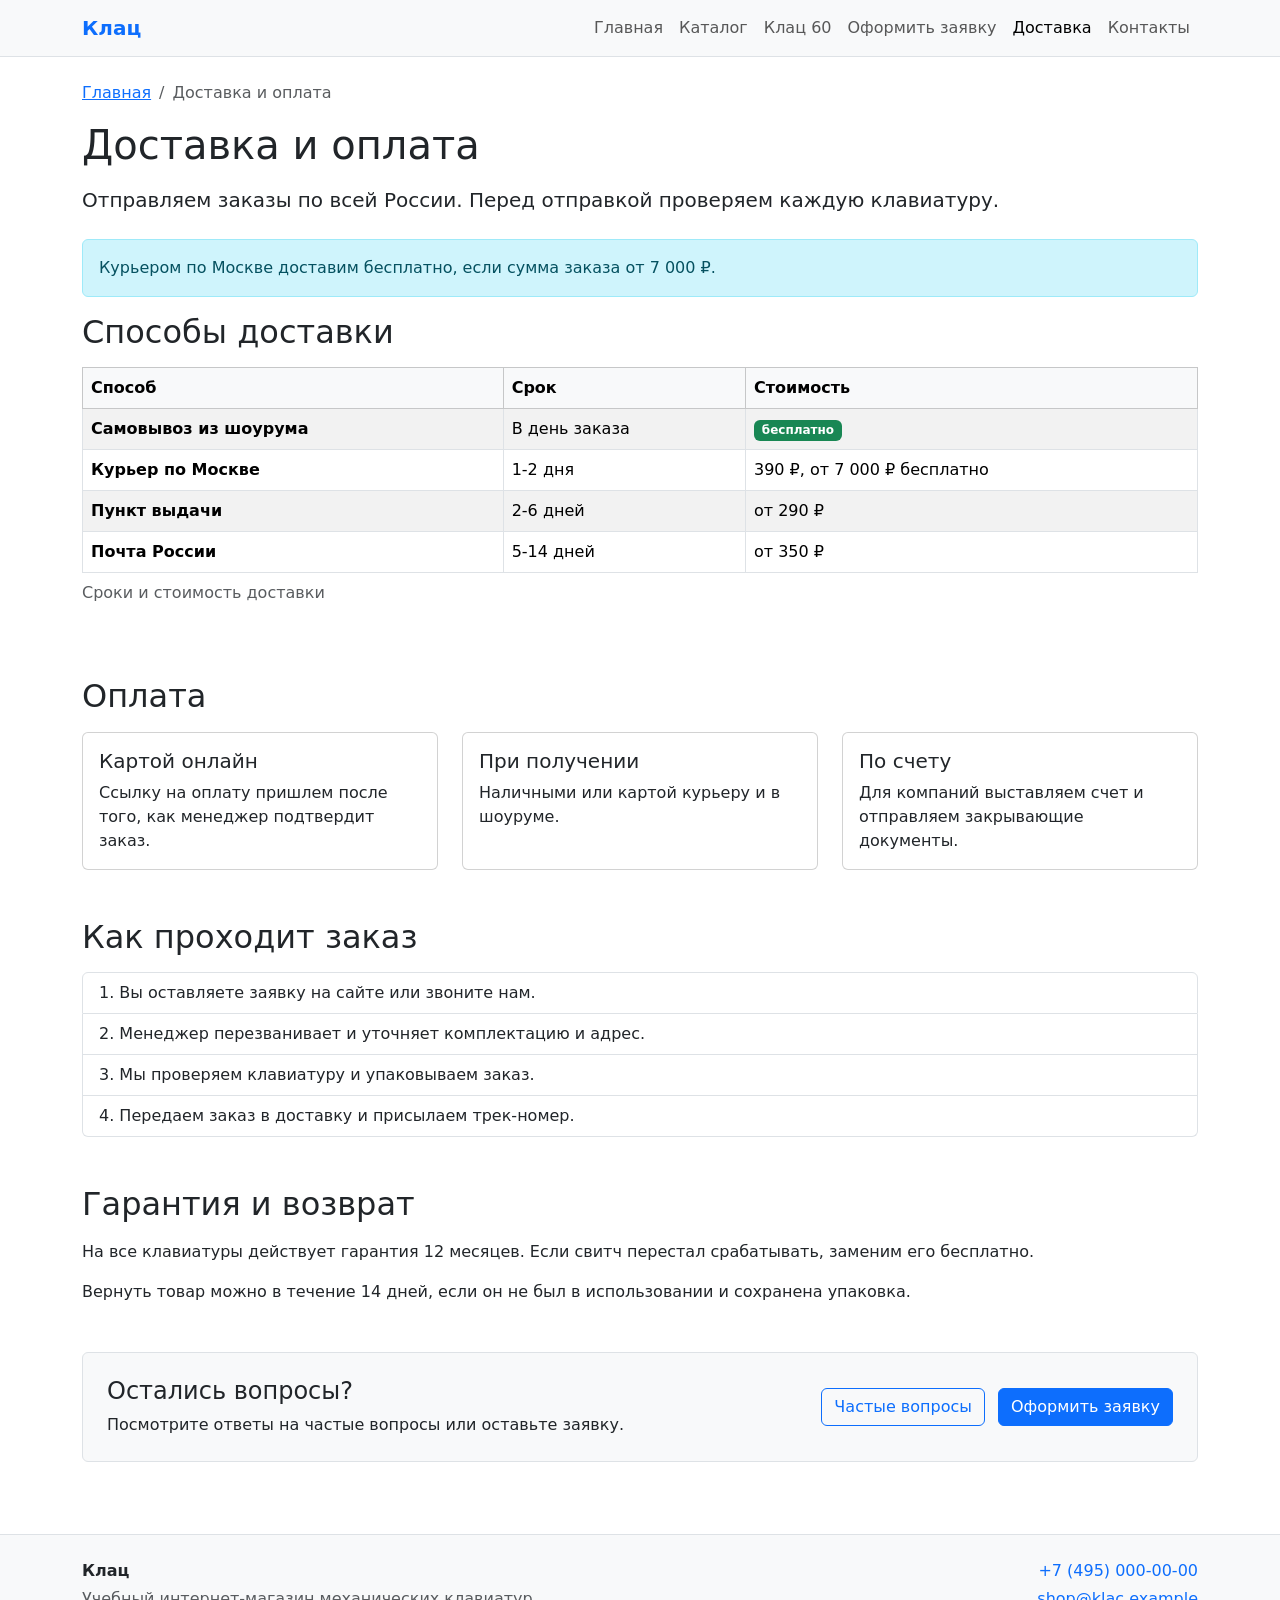
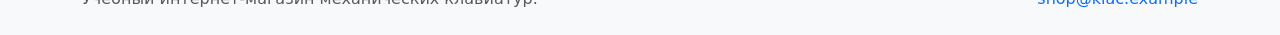
<file: delivery.html>
<!DOCTYPE html>
<html lang="ru">
<head>
    <meta charset="UTF-8">
    <meta name="viewport" content="width=device-width, initial-scale=1.0">
    <meta name="description" content="Способы доставки, сроки, стоимость и оплата заказов в магазине Клац.">
    <title>Доставка и оплата | Клац</title>
    <link rel="stylesheet" href="vendor/bootstrap/css/bootstrap.min.css">
    <link rel="stylesheet" href="css/custom.css">
</head>
<body>
    <nav class="navbar navbar-expand-lg bg-body-tertiary border-bottom">
        <div class="container">
            <a class="navbar-brand" href="index.html">Клац</a>
            <button class="navbar-toggler" type="button" data-bs-toggle="collapse" data-bs-target="#mainNav" aria-controls="mainNav" aria-expanded="false" aria-label="Открыть меню">
                <span class="navbar-toggler-icon"></span>
            </button>
            <div class="collapse navbar-collapse" id="mainNav">
                <ul class="navbar-nav ms-auto">
                    <li class="nav-item"><a class="nav-link" href="index.html">Главная</a></li>
                    <li class="nav-item"><a class="nav-link" href="catalog.html">Каталог</a></li>
                    <li class="nav-item"><a class="nav-link" href="product.html">Клац 60</a></li>
                    <li class="nav-item"><a class="nav-link" href="order.html">Оформить заявку</a></li>
                    <li class="nav-item"><a class="nav-link active" href="delivery.html" aria-current="page">Доставка</a></li>
                    <li class="nav-item"><a class="nav-link" href="contacts.html">Контакты</a></li>
                </ul>
            </div>
        </div>
    </nav>

    <main class="container py-4">
        <nav aria-label="breadcrumb">
            <ol class="breadcrumb">
                <li class="breadcrumb-item"><a href="index.html">Главная</a></li>
                <li class="breadcrumb-item active" aria-current="page">Доставка и оплата</li>
            </ol>
        </nav>

        <h1 class="mb-3">Доставка и оплата</h1>
        <p class="lead mb-4">Отправляем заказы по всей России. Перед отправкой проверяем каждую клавиатуру.</p>

        <div class="alert alert-info" role="alert">
            Курьером по Москве доставим бесплатно, если сумма заказа от 7 000 ₽.
        </div>

        <section class="mb-5">
            <h2 class="mb-3">Способы доставки</h2>
            <div class="table-responsive">
                <table class="table table-striped table-bordered align-middle">
                    <caption>Сроки и стоимость доставки</caption>
                    <thead class="table-light">
                        <tr>
                            <th scope="col">Способ</th>
                            <th scope="col">Срок</th>
                            <th scope="col">Стоимость</th>
                        </tr>
                    </thead>
                    <tbody>
                        <tr><th scope="row">Самовывоз из шоурума</th><td>В день заказа</td><td><span class="badge text-bg-success">бесплатно</span></td></tr>
                        <tr><th scope="row">Курьер по Москве</th><td>1-2 дня</td><td>390 ₽, от 7 000 ₽ бесплатно</td></tr>
                        <tr><th scope="row">Пункт выдачи</th><td>2-6 дней</td><td>от 290 ₽</td></tr>
                        <tr><th scope="row">Почта России</th><td>5-14 дней</td><td>от 350 ₽</td></tr>
                    </tbody>
                </table>
            </div>
        </section>

        <section class="mb-5">
            <h2 class="mb-3">Оплата</h2>
            <div class="row g-4">
                <div class="col-12 col-md-4">
                    <div class="card h-100">
                        <div class="card-body">
                            <h3 class="h5 card-title">Картой онлайн</h3>
                            <p class="card-text">Ссылку на оплату пришлем после того, как менеджер подтвердит заказ.</p>
                        </div>
                    </div>
                </div>
                <div class="col-12 col-md-4">
                    <div class="card h-100">
                        <div class="card-body">
                            <h3 class="h5 card-title">При получении</h3>
                            <p class="card-text">Наличными или картой курьеру и в шоуруме.</p>
                        </div>
                    </div>
                </div>
                <div class="col-12 col-md-4">
                    <div class="card h-100">
                        <div class="card-body">
                            <h3 class="h5 card-title">По счету</h3>
                            <p class="card-text">Для компаний выставляем счет и отправляем закрывающие документы.</p>
                        </div>
                    </div>
                </div>
            </div>
        </section>

        <section class="mb-5">
            <h2 class="mb-3">Как проходит заказ</h2>
            <ol class="list-group list-group-numbered">
                <li class="list-group-item">Вы оставляете заявку на сайте или звоните нам.</li>
                <li class="list-group-item">Менеджер перезванивает и уточняет комплектацию и адрес.</li>
                <li class="list-group-item">Мы проверяем клавиатуру и упаковываем заказ.</li>
                <li class="list-group-item">Передаем заказ в доставку и присылаем трек-номер.</li>
            </ol>
        </section>

        <section class="mb-5">
            <h2 class="mb-3">Гарантия и возврат</h2>
            <p>На все клавиатуры действует гарантия 12 месяцев. Если свитч перестал срабатывать, заменим его бесплатно.</p>
            <p class="mb-0">Вернуть товар можно в течение 14 дней, если он не был в использовании и сохранена упаковка.</p>
        </section>

        <div class="p-4 bg-body-tertiary border rounded d-md-flex justify-content-between align-items-center">
            <div class="mb-3 mb-md-0">
                <h2 class="h4">Остались вопросы?</h2>
                <p class="mb-0">Посмотрите ответы на частые вопросы или оставьте заявку.</p>
            </div>
            <div>
                <a href="contacts.html" class="btn btn-outline-primary me-2">Частые вопросы</a>
                <a href="order.html" class="btn btn-primary">Оформить заявку</a>
            </div>
        </div>
    </main>

    <footer class="site-footer border-top py-4 mt-5">
        <div class="container">
            <div class="row g-3">
                <div class="col-12 col-md-6">
                    <p class="fw-bold mb-1">Клац</p>
                    <p class="text-body-secondary mb-0">Учебный интернет-магазин механических клавиатур.</p>
                </div>
                <div class="col-12 col-md-6 text-md-end">
                    <p class="mb-1"><a href="tel:+74950000000">+7 (495) 000-00-00</a></p>
                    <p class="mb-0"><a href="mailto:shop@klac.example">shop@klac.example</a></p>
                </div>
            </div>
        </div>
    </footer>

    <script src="vendor/bootstrap/js/bootstrap.bundle.min.js"></script>
</body>
</html>
</file>
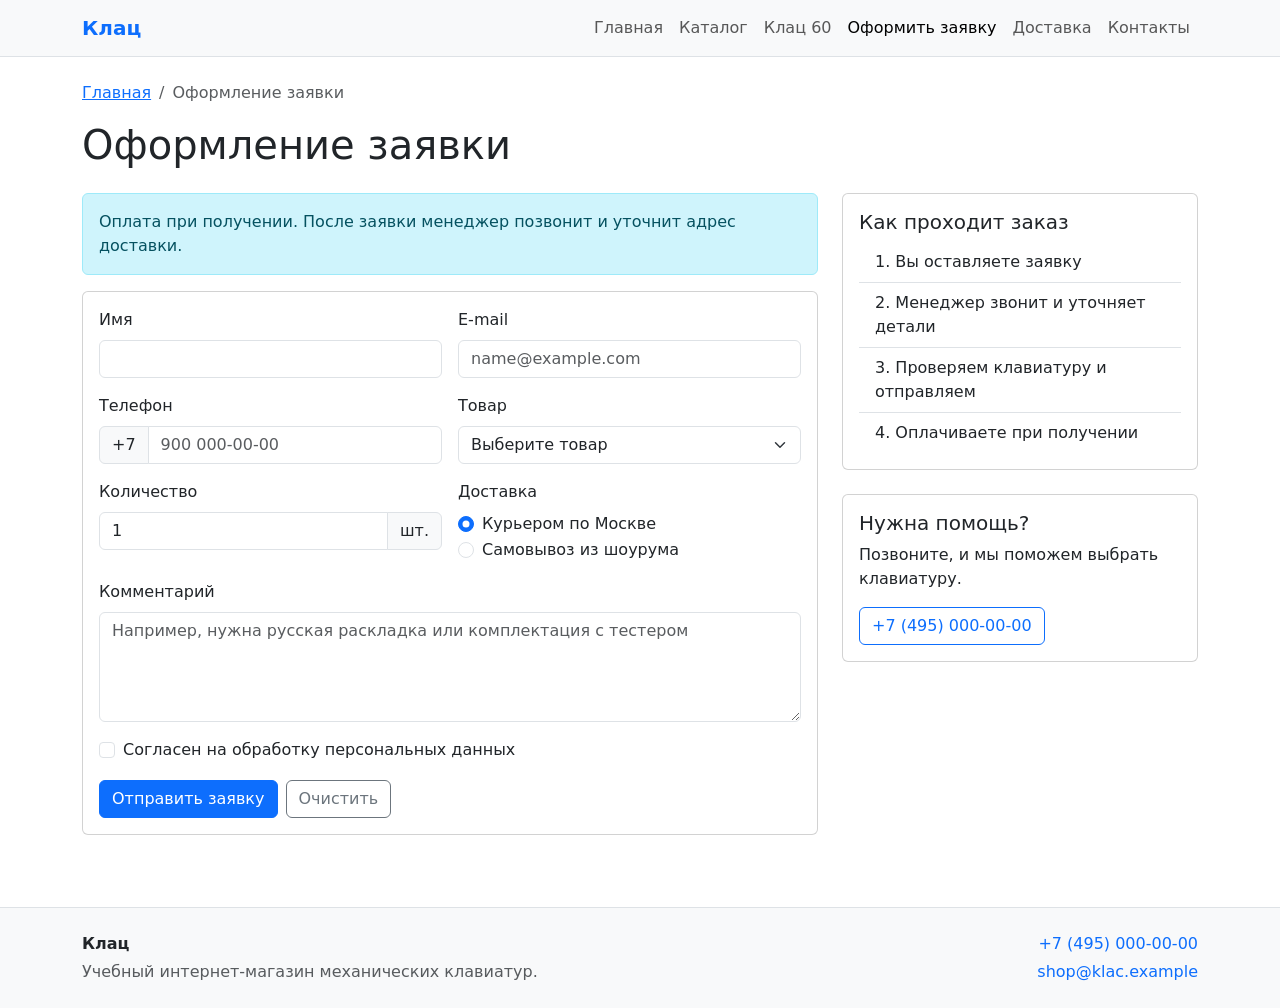
<file: order.html>
<!DOCTYPE html>
<html lang="ru">
<head>
    <meta charset="UTF-8">
    <meta name="viewport" content="width=device-width, initial-scale=1.0">
    <meta name="description" content="Форма заявки на покупку в магазине Клац.">
    <title>Оформление заявки | Клац</title>
    <link rel="stylesheet" href="vendor/bootstrap/css/bootstrap.min.css">
    <link rel="stylesheet" href="css/custom.css">
</head>
<body>
    <nav class="navbar navbar-expand-lg bg-body-tertiary border-bottom">
        <div class="container">
            <a class="navbar-brand" href="index.html">Клац</a>
            <button class="navbar-toggler" type="button" data-bs-toggle="collapse" data-bs-target="#mainNav" aria-controls="mainNav" aria-expanded="false" aria-label="Открыть меню">
                <span class="navbar-toggler-icon"></span>
            </button>
            <div class="collapse navbar-collapse" id="mainNav">
                <ul class="navbar-nav ms-auto">
                    <li class="nav-item"><a class="nav-link" href="index.html">Главная</a></li>
                    <li class="nav-item"><a class="nav-link" href="catalog.html">Каталог</a></li>
                    <li class="nav-item"><a class="nav-link" href="product.html">Клац 60</a></li>
                    <li class="nav-item"><a class="nav-link active" href="order.html" aria-current="page">Оформить заявку</a></li>
                    <li class="nav-item"><a class="nav-link" href="delivery.html">Доставка</a></li>
                    <li class="nav-item"><a class="nav-link" href="contacts.html">Контакты</a></li>
                </ul>
            </div>
        </div>
    </nav>

    <main class="container py-4">
        <nav aria-label="breadcrumb">
            <ol class="breadcrumb">
                <li class="breadcrumb-item"><a href="index.html">Главная</a></li>
                <li class="breadcrumb-item active" aria-current="page">Оформление заявки</li>
            </ol>
        </nav>

        <h1 class="mb-4">Оформление заявки</h1>

        <div class="row g-4">
            <div class="col-12 col-lg-8">
                <div class="alert alert-info" role="alert">
                    Оплата при получении. После заявки менеджер позвонит и уточнит адрес доставки.
                </div>

                <div class="card">
                    <div class="card-body">
                        <form class="order-form" novalidate>
                            <div class="row g-3">
                                <div class="col-12 col-md-6">
                                    <label for="name" class="form-label">Имя</label>
                                    <input type="text" class="form-control" id="name" name="name" autocomplete="name" required>
                                    <div class="invalid-feedback">Введите имя.</div>
                                </div>
                                <div class="col-12 col-md-6">
                                    <label for="email" class="form-label">E-mail</label>
                                    <input type="email" class="form-control" id="email" name="email" autocomplete="email" placeholder="name@example.com" required>
                                    <div class="invalid-feedback">Введите e-mail, например name@example.com.</div>
                                </div>
                                <div class="col-12 col-md-6">
                                    <label for="phone" class="form-label">Телефон</label>
                                    <div class="input-group has-validation">
                                        <span class="input-group-text">+7</span>
                                        <input type="tel" class="form-control" id="phone" name="phone" autocomplete="tel-national" placeholder="900 000-00-00" pattern="[0-9 \(\)\-]{10,15}" required>
                                        <div class="invalid-feedback">Введите телефон, 10 цифр после +7.</div>
                                    </div>
                                </div>
                                <div class="col-12 col-md-6">
                                    <label for="product" class="form-label">Товар</label>
                                    <select class="form-select" id="product" name="product" required>
                                    <option value="" selected disabled>Выберите товар</option>
                                    <option value="klac-60">Клац 60</option>
                                    <option value="klac-65-wood">Клац 65 Wood</option>
                                    <option value="klac-tkl-graphite">Клац TKL Graphite</option>
                                    <option value="klac-tkl-retro">Клац TKL Retro</option>
                                    <option value="switches-mx-green">Свитчи Cherry MX Green, 10 шт.</option>
                                    <option value="switch-tester">Тестер свитчей, 6 видов</option>
                                    <option value="keycaps-orange">Кейкапы Orange, 110 шт.</option>
                                    <option value="keycaps-camp">Кейкапы Кемпинг, 140 шт.</option>
                                    <option value="keycap-puller">Съемник кейкапов</option>
                                    <option value="cable-coiled" disabled>Витой кабель USB-C (нет в наличии)</option>
                                    </select>
                                    <div class="invalid-feedback">Выберите товар.</div>
                                </div>
                                <div class="col-12 col-md-6">
                                    <label for="quantity" class="form-label">Количество</label>
                                    <div class="input-group">
                                        <input type="number" class="form-control" id="quantity" name="quantity" min="1" max="10" value="1">
                                        <span class="input-group-text">шт.</span>
                                    </div>
                                </div>
                                <div class="col-12 col-md-6">
                                    <p class="form-label">Доставка</p>
                                    <div class="form-check">
                                        <input class="form-check-input" type="radio" name="delivery" id="deliveryCourier" value="courier" checked>
                                        <label class="form-check-label" for="deliveryCourier">Курьером по Москве</label>
                                    </div>
                                    <div class="form-check">
                                        <input class="form-check-input" type="radio" name="delivery" id="deliveryPickup" value="pickup">
                                        <label class="form-check-label" for="deliveryPickup">Самовывоз из шоурума</label>
                                    </div>
                                </div>
                                <div class="col-12">
                                    <label for="comment" class="form-label">Комментарий</label>
                                    <textarea class="form-control" id="comment" name="comment" rows="4" placeholder="Например, нужна русская раскладка или комплектация с тестером"></textarea>
                                </div>
                                <div class="col-12">
                                    <div class="form-check">
                                        <input class="form-check-input" type="checkbox" id="agree" name="agree" required>
                                        <label class="form-check-label" for="agree">Согласен на обработку персональных данных</label>
                                        <div class="invalid-feedback">Без согласия заявку отправить нельзя.</div>
                                    </div>
                                </div>
                                <div class="col-12 d-flex flex-wrap gap-2">
                                    <button type="submit" class="btn btn-primary">Отправить заявку</button>
                                    <button type="reset" class="btn btn-outline-secondary">Очистить</button>
                                </div>
                            </div>
                        </form>
                    </div>
                </div>
            </div>

            <div class="col-12 col-lg-4">
                <div class="card mb-4">
                    <div class="card-body">
                        <h2 class="h5 card-title">Как проходит заказ</h2>
                        <ol class="list-group list-group-numbered list-group-flush">
                            <li class="list-group-item">Вы оставляете заявку</li>
                            <li class="list-group-item">Менеджер звонит и уточняет детали</li>
                            <li class="list-group-item">Проверяем клавиатуру и отправляем</li>
                            <li class="list-group-item">Оплачиваете при получении</li>
                        </ol>
                    </div>
                </div>
                <div class="card">
                    <div class="card-body">
                        <h2 class="h5 card-title">Нужна помощь?</h2>
                        <p class="card-text">Позвоните, и мы поможем выбрать клавиатуру.</p>
                        <a href="tel:+74950000000" class="btn btn-outline-primary">+7 (495) 000-00-00</a>
                    </div>
                </div>
            </div>
        </div>
    </main>

    <footer class="site-footer border-top py-4 mt-5">
        <div class="container">
            <div class="row g-3">
                <div class="col-12 col-md-6">
                    <p class="fw-bold mb-1">Клац</p>
                    <p class="text-body-secondary mb-0">Учебный интернет-магазин механических клавиатур.</p>
                </div>
                <div class="col-12 col-md-6 text-md-end">
                    <p class="mb-1"><a href="tel:+74950000000">+7 (495) 000-00-00</a></p>
                    <p class="mb-0"><a href="mailto:shop@klac.example">shop@klac.example</a></p>
                </div>
            </div>
        </div>
    </footer>

    <div class="toast-container position-fixed bottom-0 end-0 p-3">
        <div class="toast" id="sentToast" role="status" aria-live="polite" aria-atomic="true">
            <div class="toast-header">
                <strong class="me-auto">Клац</strong>
                <button type="button" class="btn-close" data-bs-dismiss="toast" aria-label="Закрыть"></button>
            </div>
            <div class="toast-body">Заявка отправлена. Менеджер перезвонит в течение часа.</div>
        </div>
    </div>

    <script src="vendor/bootstrap/js/bootstrap.bundle.min.js"></script>
    <script src="js/main.js"></script>
</body>
</html>
</file>
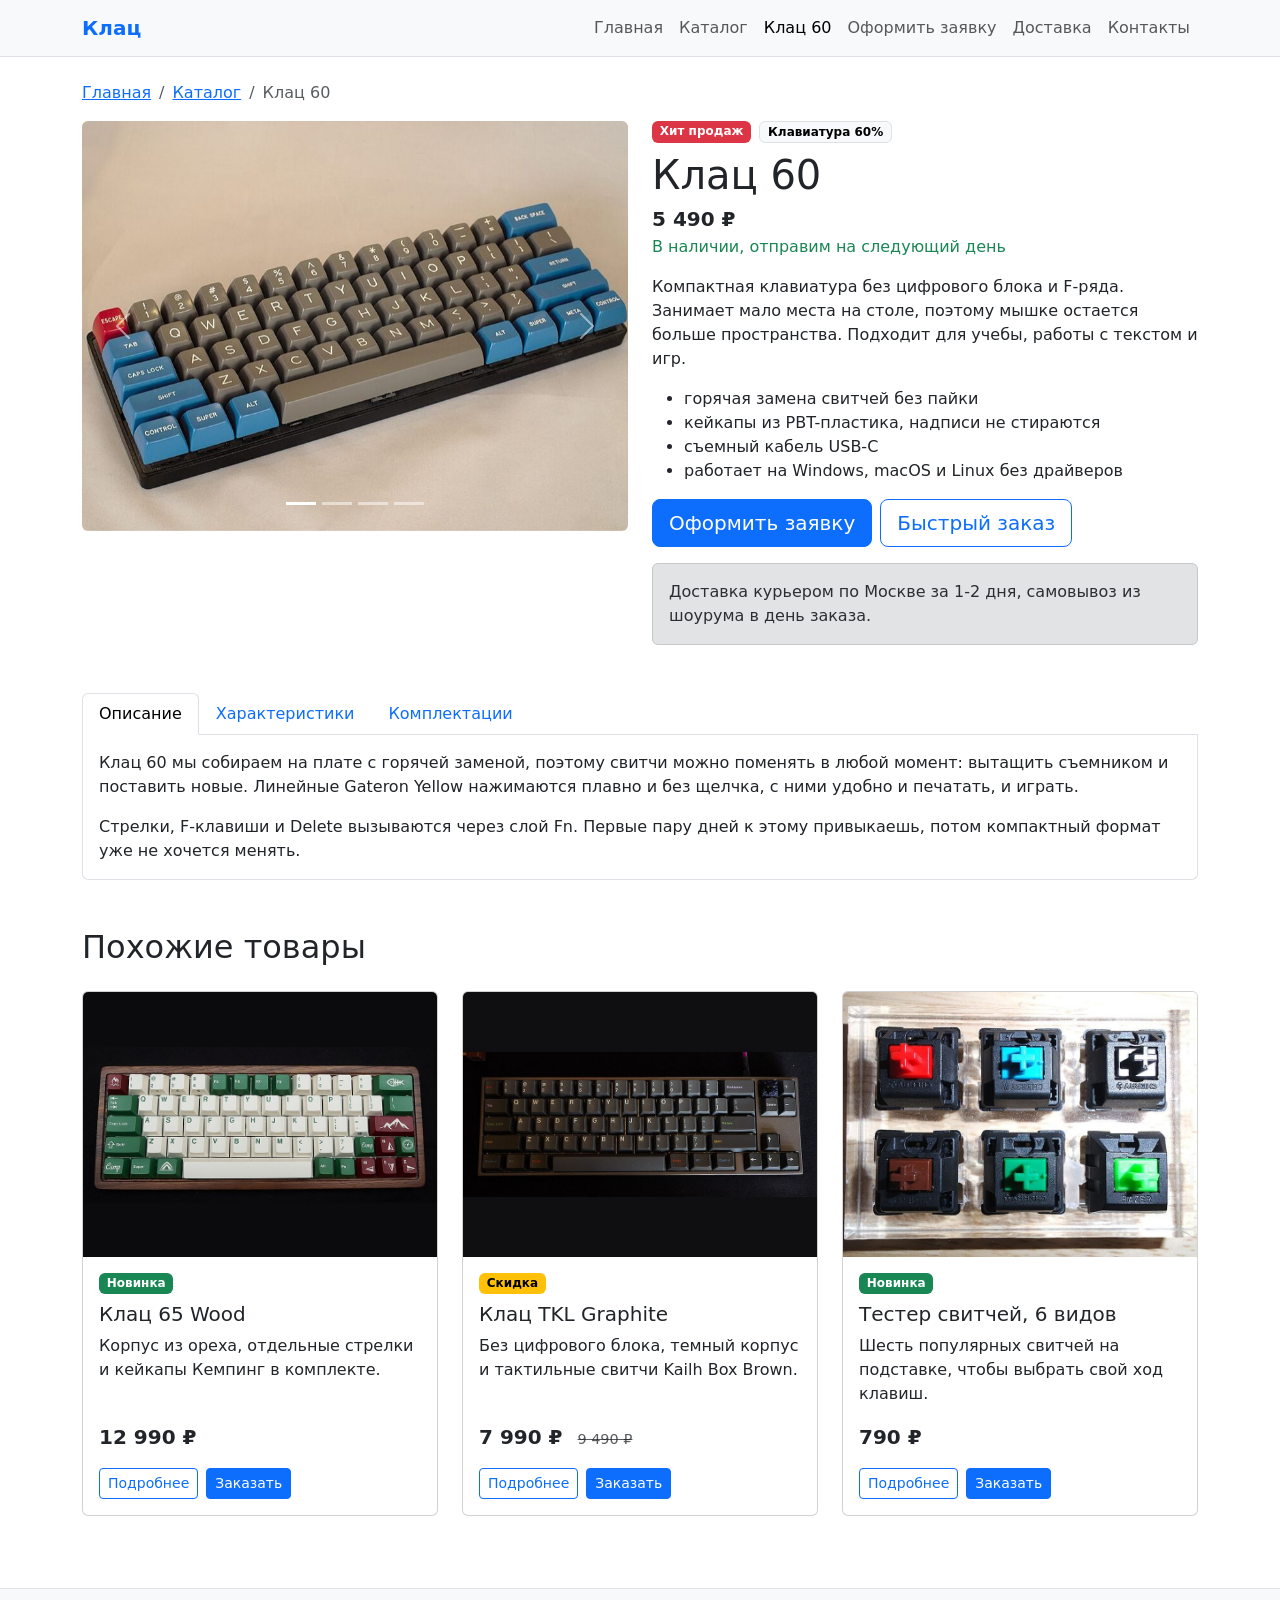
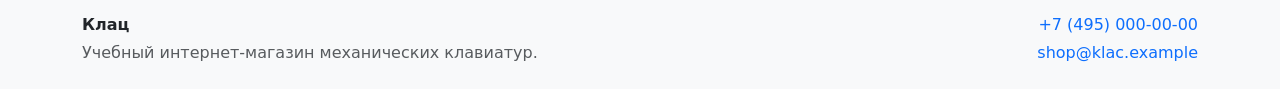
<file: product.html>
<!DOCTYPE html>
<html lang="ru">
<head>
    <meta charset="UTF-8">
    <meta name="viewport" content="width=device-width, initial-scale=1.0">
    <meta name="description" content="Механическая клавиатура Клац 60: характеристики, комплектации и цена.">
    <title>Клац 60 | Клац</title>
    <link rel="stylesheet" href="vendor/bootstrap/css/bootstrap.min.css">
    <link rel="stylesheet" href="css/custom.css">
</head>
<body>
    <nav class="navbar navbar-expand-lg bg-body-tertiary border-bottom">
        <div class="container">
            <a class="navbar-brand" href="index.html">Клац</a>
            <button class="navbar-toggler" type="button" data-bs-toggle="collapse" data-bs-target="#mainNav" aria-controls="mainNav" aria-expanded="false" aria-label="Открыть меню">
                <span class="navbar-toggler-icon"></span>
            </button>
            <div class="collapse navbar-collapse" id="mainNav">
                <ul class="navbar-nav ms-auto">
                    <li class="nav-item"><a class="nav-link" href="index.html">Главная</a></li>
                    <li class="nav-item"><a class="nav-link" href="catalog.html">Каталог</a></li>
                    <li class="nav-item"><a class="nav-link active" href="product.html" aria-current="page">Клац 60</a></li>
                    <li class="nav-item"><a class="nav-link" href="order.html">Оформить заявку</a></li>
                    <li class="nav-item"><a class="nav-link" href="delivery.html">Доставка</a></li>
                    <li class="nav-item"><a class="nav-link" href="contacts.html">Контакты</a></li>
                </ul>
            </div>
        </div>
    </nav>

    <main class="container py-4">
        <nav aria-label="breadcrumb">
            <ol class="breadcrumb">
                <li class="breadcrumb-item"><a href="index.html">Главная</a></li>
                <li class="breadcrumb-item"><a href="catalog.html">Каталог</a></li>
                <li class="breadcrumb-item active" aria-current="page">Клац 60</li>
            </ol>
        </nav>

        <div class="row g-4 mb-5">
            <div class="col-12 col-lg-6">
                <div id="productCarousel" class="carousel slide rounded overflow-hidden">
                    <div class="carousel-indicators">
                        <button type="button" data-bs-target="#productCarousel" data-bs-slide-to="0" class="active" aria-current="true" aria-label="Фото 1"></button>
                        <button type="button" data-bs-target="#productCarousel" data-bs-slide-to="1" aria-label="Фото 2"></button>
                        <button type="button" data-bs-target="#productCarousel" data-bs-slide-to="2" aria-label="Фото 3"></button>
                        <button type="button" data-bs-target="#productCarousel" data-bs-slide-to="3" aria-label="Фото 4"></button>
                    </div>
                    <div class="carousel-inner">
                        <div class="carousel-item active">
                            <img src="images/klac-60.jpg" class="d-block w-100" alt="Клац 60, вид сверху" width="800" height="600">
                        </div>
                        <div class="carousel-item">
                            <img src="images/klac-60-2.jpg" class="d-block w-100" alt="Клац 60, вид сбоку" width="800" height="600">
                        </div>
                        <div class="carousel-item">
                            <img src="images/klac-60-3.jpg" class="d-block w-100" alt="Клац 60, кейкапы крупно" width="800" height="600">
                        </div>
                        <div class="carousel-item">
                            <img src="images/klac-60-4.jpg" class="d-block w-100" alt="Клац 60 на столе" width="800" height="600">
                        </div>
                    </div>
                    <button class="carousel-control-prev" type="button" data-bs-target="#productCarousel" data-bs-slide="prev">
                        <span class="carousel-control-prev-icon" aria-hidden="true"></span>
                        <span class="visually-hidden">Предыдущее фото</span>
                    </button>
                    <button class="carousel-control-next" type="button" data-bs-target="#productCarousel" data-bs-slide="next">
                        <span class="carousel-control-next-icon" aria-hidden="true"></span>
                        <span class="visually-hidden">Следующее фото</span>
                    </button>
                </div>
            </div>

            <div class="col-12 col-lg-6">
                <div class="d-flex gap-2 mb-2">
                    <span class="badge text-bg-danger">Хит продаж</span>
                    <span class="badge text-bg-light border">Клавиатура 60%</span>
                </div>
                <h1>Клац 60</h1>
                <p class="price display-6 mb-1">5 490 ₽</p>
                <p class="text-success">В наличии, отправим на следующий день</p>
                <p>Компактная клавиатура без цифрового блока и F-ряда. Занимает мало места на столе, поэтому мышке остается больше пространства. Подходит для учебы, работы с текстом и игр.</p>
                <ul>
                    <li>горячая замена свитчей без пайки</li>
                    <li>кейкапы из PBT-пластика, надписи не стираются</li>
                    <li>съемный кабель USB-C</li>
                    <li>работает на Windows, macOS и Linux без драйверов</li>
                </ul>
                <div class="d-flex flex-wrap gap-2 mb-3">
                    <a href="order.html?product=klac-60" class="btn btn-primary btn-lg">Оформить заявку</a>
                    <button type="button" class="btn btn-outline-primary btn-lg" data-bs-toggle="modal" data-bs-target="#quickOrderModal">Быстрый заказ</button>
                </div>
                <div class="alert alert-secondary mb-0" role="alert">
                    Доставка курьером по Москве за 1-2 дня, самовывоз из шоурума в день заказа.
                </div>
            </div>
        </div>

        <ul class="nav nav-tabs" id="productTabs" role="tablist">
            <li class="nav-item" role="presentation">
                <button class="nav-link active" id="desc-tab" data-bs-toggle="tab" data-bs-target="#desc" type="button" role="tab" aria-controls="desc" aria-selected="true">Описание</button>
            </li>
            <li class="nav-item" role="presentation">
                <button class="nav-link" id="specs-tab" data-bs-toggle="tab" data-bs-target="#specs" type="button" role="tab" aria-controls="specs" aria-selected="false">Характеристики</button>
            </li>
            <li class="nav-item" role="presentation">
                <button class="nav-link" id="sets-tab" data-bs-toggle="tab" data-bs-target="#sets" type="button" role="tab" aria-controls="sets" aria-selected="false">Комплектации</button>
            </li>
        </ul>
        <div class="tab-content border border-top-0 rounded-bottom p-3 mb-5" id="productTabsContent">
            <div class="tab-pane fade show active" id="desc" role="tabpanel" aria-labelledby="desc-tab" tabindex="0">
                <p>Клац 60 мы собираем на плате с горячей заменой, поэтому свитчи можно поменять в любой момент: вытащить съемником и поставить новые. Линейные Gateron Yellow нажимаются плавно и без щелчка, с ними удобно и печатать, и играть.</p>
                <p class="mb-0">Стрелки, F-клавиши и Delete вызываются через слой Fn. Первые пару дней к этому привыкаешь, потом компактный формат уже не хочется менять.</p>
            </div>
            <div class="tab-pane fade" id="specs" role="tabpanel" aria-labelledby="specs-tab" tabindex="0">
                <div class="table-responsive">
                    <table class="table table-striped mb-0">
                        <caption>Характеристики клавиатуры Клац 60</caption>
                        <tbody>
                            <tr><th scope="row">Формат</th><td>60%, 61 клавиша</td></tr>
                            <tr><th scope="row">Свитчи</th><td>Gateron Yellow, линейные</td></tr>
                            <tr><th scope="row">Горячая замена</th><td>Есть, 3- и 5-пиновые свитчи</td></tr>
                            <tr><th scope="row">Кейкапы</th><td>PBT, профиль Cherry</td></tr>
                            <tr><th scope="row">Подключение</th><td>USB-C, кабель 1,5 м в комплекте</td></tr>
                            <tr><th scope="row">Корпус</th><td>Пластик ABS, черный</td></tr>
                            <tr><th scope="row">Размеры</th><td>295 x 105 x 40 мм</td></tr>
                            <tr><th scope="row">Вес</th><td>590 г</td></tr>
                            <tr><th scope="row">Гарантия</th><td>12 месяцев</td></tr>
                        </tbody>
                    </table>
                </div>
            </div>
            <div class="tab-pane fade" id="sets" role="tabpanel" aria-labelledby="sets-tab" tabindex="0">
                <div class="table-responsive">
                    <table class="table table-bordered text-center mb-0">
                        <caption>Что входит в каждую комплектацию</caption>
                        <thead>
                            <tr><th scope="col" class="text-start">Что в коробке</th><th scope="col">Базовая</th><th scope="col">С тестером</th><th scope="col">Полная</th></tr>
                        </thead>
                        <tbody>
                            <tr><th scope="row" class="text-start">Клавиатура и кабель</th><td>да</td><td>да</td><td>да</td></tr>
                            <tr><th scope="row" class="text-start">Съемник кейкапов</th><td>да</td><td>да</td><td>да</td></tr>
                            <tr><th scope="row" class="text-start">Тестер свитчей</th><td>нет</td><td>да</td><td>да</td></tr>
                            <tr><th scope="row" class="text-start">Запасные свитчи, 10 шт.</th><td>нет</td><td>нет</td><td>да</td></tr>
                            <tr><th scope="row" class="text-start">Цена</th><td>5 490 ₽</td><td>6 190 ₽</td><td>7 190 ₽</td></tr>
                        </tbody>
                    </table>
                </div>
            </div>
        </div>

        <section>
            <h2 class="mb-4">Похожие товары</h2>
            <div class="row g-4">
                <div class="col-12 col-md-4">
                    <div class="card h-100 product-card">
                        <img src="images/klac-65-wood.jpg" class="card-img-top" alt="Клац 65 Wood" width="800" height="600" loading="lazy">
                        <div class="card-body d-flex flex-column">
                            <span class="badge text-bg-success align-self-start mb-2">Новинка</span>
                            <h3 class="h5 card-title">Клац 65 Wood</h3>
                            <p class="card-text">Корпус из ореха, отдельные стрелки и кейкапы Кемпинг в комплекте.</p>
                            <p class="price mt-auto mb-3">12 990 ₽</p>
                            <div class="d-flex gap-2">
                                <a href="product.html" class="btn btn-outline-primary btn-sm">Подробнее</a>
                                <a href="order.html?product=klac-65-wood" class="btn btn-primary btn-sm">Заказать</a>
                            </div>
                        </div>
                    </div>
                </div>
                <div class="col-12 col-md-4">
                    <div class="card h-100 product-card">
                        <img src="images/klac-tkl-graphite.jpg" class="card-img-top" alt="Клац TKL Graphite" width="800" height="600" loading="lazy">
                        <div class="card-body d-flex flex-column">
                            <span class="badge text-bg-warning align-self-start mb-2">Скидка</span>
                            <h3 class="h5 card-title">Клац TKL Graphite</h3>
                            <p class="card-text">Без цифрового блока, темный корпус и тактильные свитчи Kailh Box Brown.</p>
                            <p class="price mt-auto mb-3">7 990 ₽ <span class="old-price">9 490 ₽</span></p>
                            <div class="d-flex gap-2">
                                <a href="product.html" class="btn btn-outline-primary btn-sm">Подробнее</a>
                                <a href="order.html?product=klac-tkl-graphite" class="btn btn-primary btn-sm">Заказать</a>
                            </div>
                        </div>
                    </div>
                </div>
                <div class="col-12 col-md-4">
                    <div class="card h-100 product-card">
                        <img src="images/switch-tester.jpg" class="card-img-top" alt="Тестер свитчей, 6 видов" width="800" height="600" loading="lazy">
                        <div class="card-body d-flex flex-column">
                            <span class="badge text-bg-success align-self-start mb-2">Новинка</span>
                            <h3 class="h5 card-title">Тестер свитчей, 6 видов</h3>
                            <p class="card-text">Шесть популярных свитчей на подставке, чтобы выбрать свой ход клавиш.</p>
                            <p class="price mt-auto mb-3">790 ₽</p>
                            <div class="d-flex gap-2">
                                <a href="product.html" class="btn btn-outline-primary btn-sm">Подробнее</a>
                                <a href="order.html?product=switch-tester" class="btn btn-primary btn-sm">Заказать</a>
                            </div>
                        </div>
                    </div>
                </div>
            </div>
        </section>
    </main>

    <footer class="site-footer border-top py-4 mt-5">
        <div class="container">
            <div class="row g-3">
                <div class="col-12 col-md-6">
                    <p class="fw-bold mb-1">Клац</p>
                    <p class="text-body-secondary mb-0">Учебный интернет-магазин механических клавиатур.</p>
                </div>
                <div class="col-12 col-md-6 text-md-end">
                    <p class="mb-1"><a href="tel:+74950000000">+7 (495) 000-00-00</a></p>
                    <p class="mb-0"><a href="mailto:shop@klac.example">shop@klac.example</a></p>
                </div>
            </div>
        </div>
    </footer>

    <div class="modal fade" id="quickOrderModal" tabindex="-1" aria-labelledby="quickOrderTitle" aria-hidden="true">
        <div class="modal-dialog">
            <div class="modal-content">
                <form class="order-form" novalidate>
                    <div class="modal-header">
                        <h2 class="modal-title h5" id="quickOrderTitle">Быстрый заказ</h2>
                        <button type="button" class="btn-close" data-bs-dismiss="modal" aria-label="Закрыть"></button>
                    </div>
                    <div class="modal-body">
                        <p>Оставьте имя и телефон, менеджер перезвонит и поможет с выбором.</p>
                        <div class="mb-3">
                            <label for="quickName" class="form-label">Имя</label>
                            <input type="text" class="form-control" id="quickName" name="name" required>
                            <div class="invalid-feedback">Введите имя.</div>
                        </div>
                        <div class="mb-3">
                            <label for="quickPhone" class="form-label">Телефон</label>
                            <div class="input-group has-validation">
                                <span class="input-group-text">+7</span>
                                <input type="tel" class="form-control" id="quickPhone" name="phone" placeholder="900 000-00-00" required>
                                <div class="invalid-feedback">Введите телефон.</div>
                            </div>
                        </div>
                        <div class="form-check">
                            <input class="form-check-input" type="checkbox" id="quickAgree" name="agree" required>
                            <label class="form-check-label" for="quickAgree">Согласен на обработку персональных данных</label>
                        </div>
                    </div>
                    <div class="modal-footer">
                        <button type="button" class="btn btn-outline-secondary" data-bs-dismiss="modal">Отмена</button>
                        <button type="submit" class="btn btn-primary">Отправить</button>
                    </div>
                </form>
            </div>
        </div>
    </div>

    <div class="toast-container position-fixed bottom-0 end-0 p-3">
        <div class="toast" id="sentToast" role="status" aria-live="polite" aria-atomic="true">
            <div class="toast-header">
                <strong class="me-auto">Клац</strong>
                <button type="button" class="btn-close" data-bs-dismiss="toast" aria-label="Закрыть"></button>
            </div>
            <div class="toast-body">Заявка отправлена. Менеджер перезвонит в течение часа.</div>
        </div>
    </div>

    <script src="vendor/bootstrap/js/bootstrap.bundle.min.js"></script>
    <script src="js/main.js"></script>
</body>
</html>
</file>
<file: css/custom.css>
/* Свои стили поверх Bootstrap. Файл подключается после bootstrap.min.css,
   поэтому эти правила могут переопределять стандартные. */

/* Минимальная высота страницы, как в практике 9 */
body {
    min-height: 100vh;
}

.navbar-brand {
    font-weight: 700;
    color: var(--bs-primary);
}

/* Светло-синий фон приветственного блока */
.hero {
    background-color: #eef4ff;
}

/* Картинки в карточках и в карусели одного размера */
.product-card .card-img-top,
.carousel-item img {
    height: auto;
    aspect-ratio: 4 / 3;
    object-fit: cover;
}

.product-card {
    transition: box-shadow 0.2s;
}

.product-card:hover {
    box-shadow: 0 0.5rem 1rem rgba(0, 0, 0, 0.1);
}

.price {
    font-size: 1.25rem;
    font-weight: 700;
}

.old-price {
    margin-left: 0.5rem;
    font-size: 0.9rem;
    font-weight: 400;
    color: var(--bs-secondary-color);
    text-decoration: line-through;
}

.site-footer {
    background-color: var(--bs-tertiary-bg);
}

.site-footer a {
    text-decoration: none;
}

/* На широком экране фильтры каталога остаются на месте при прокрутке */
@media (min-width: 992px) {
    .filters {
        position: sticky;
        top: 1rem;
    }
}
</file>
